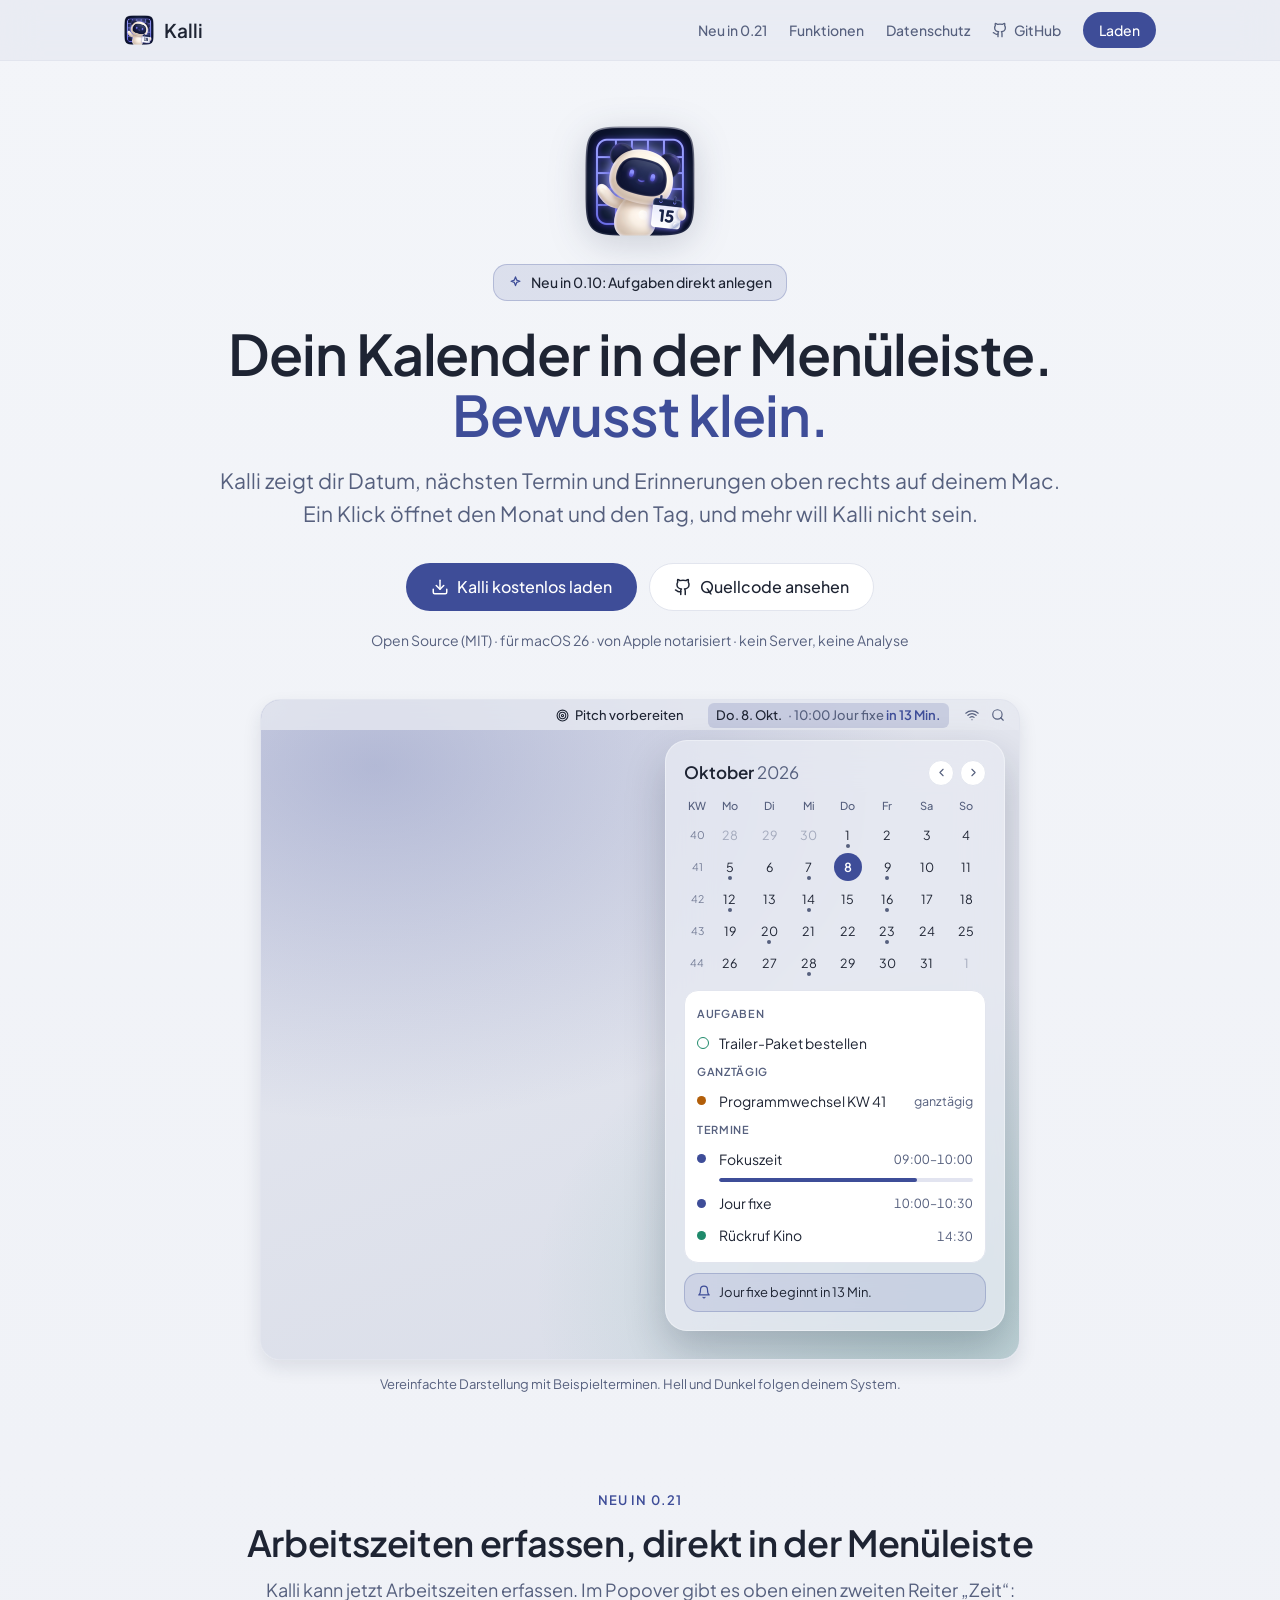
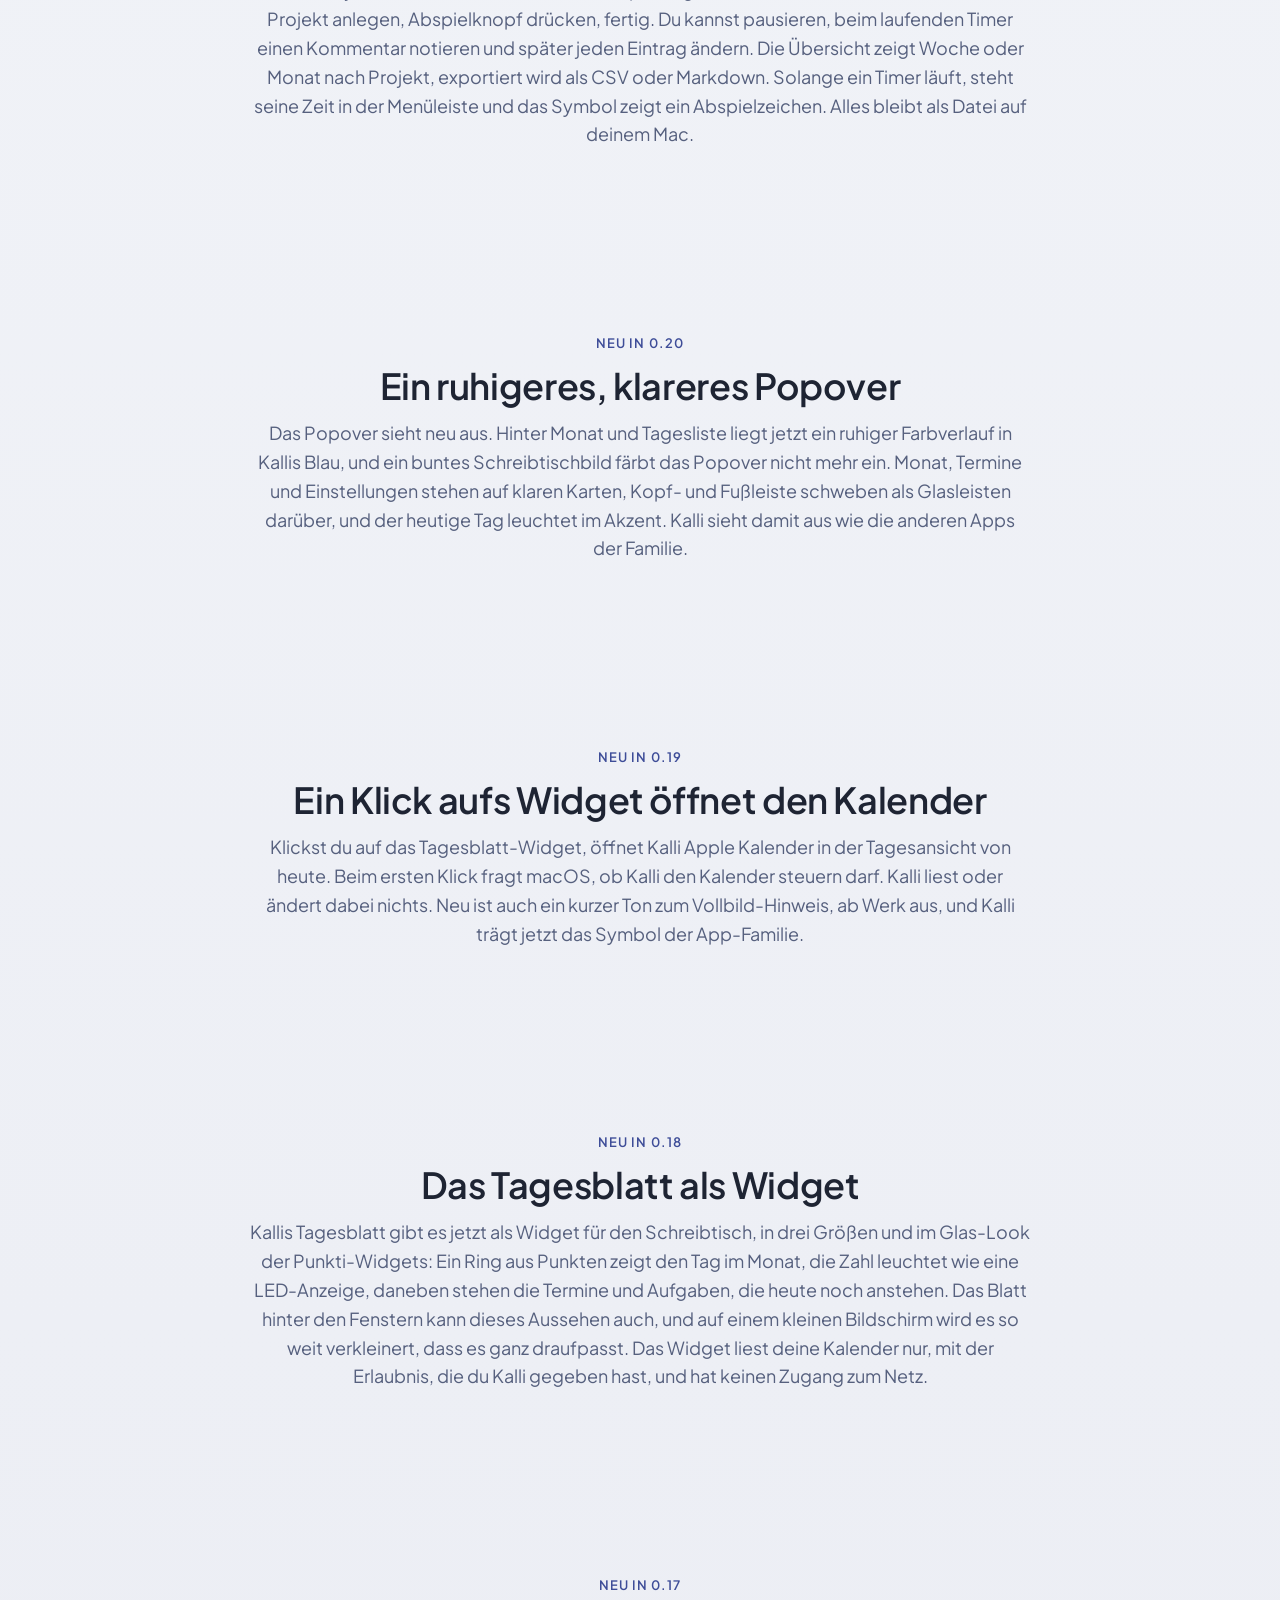
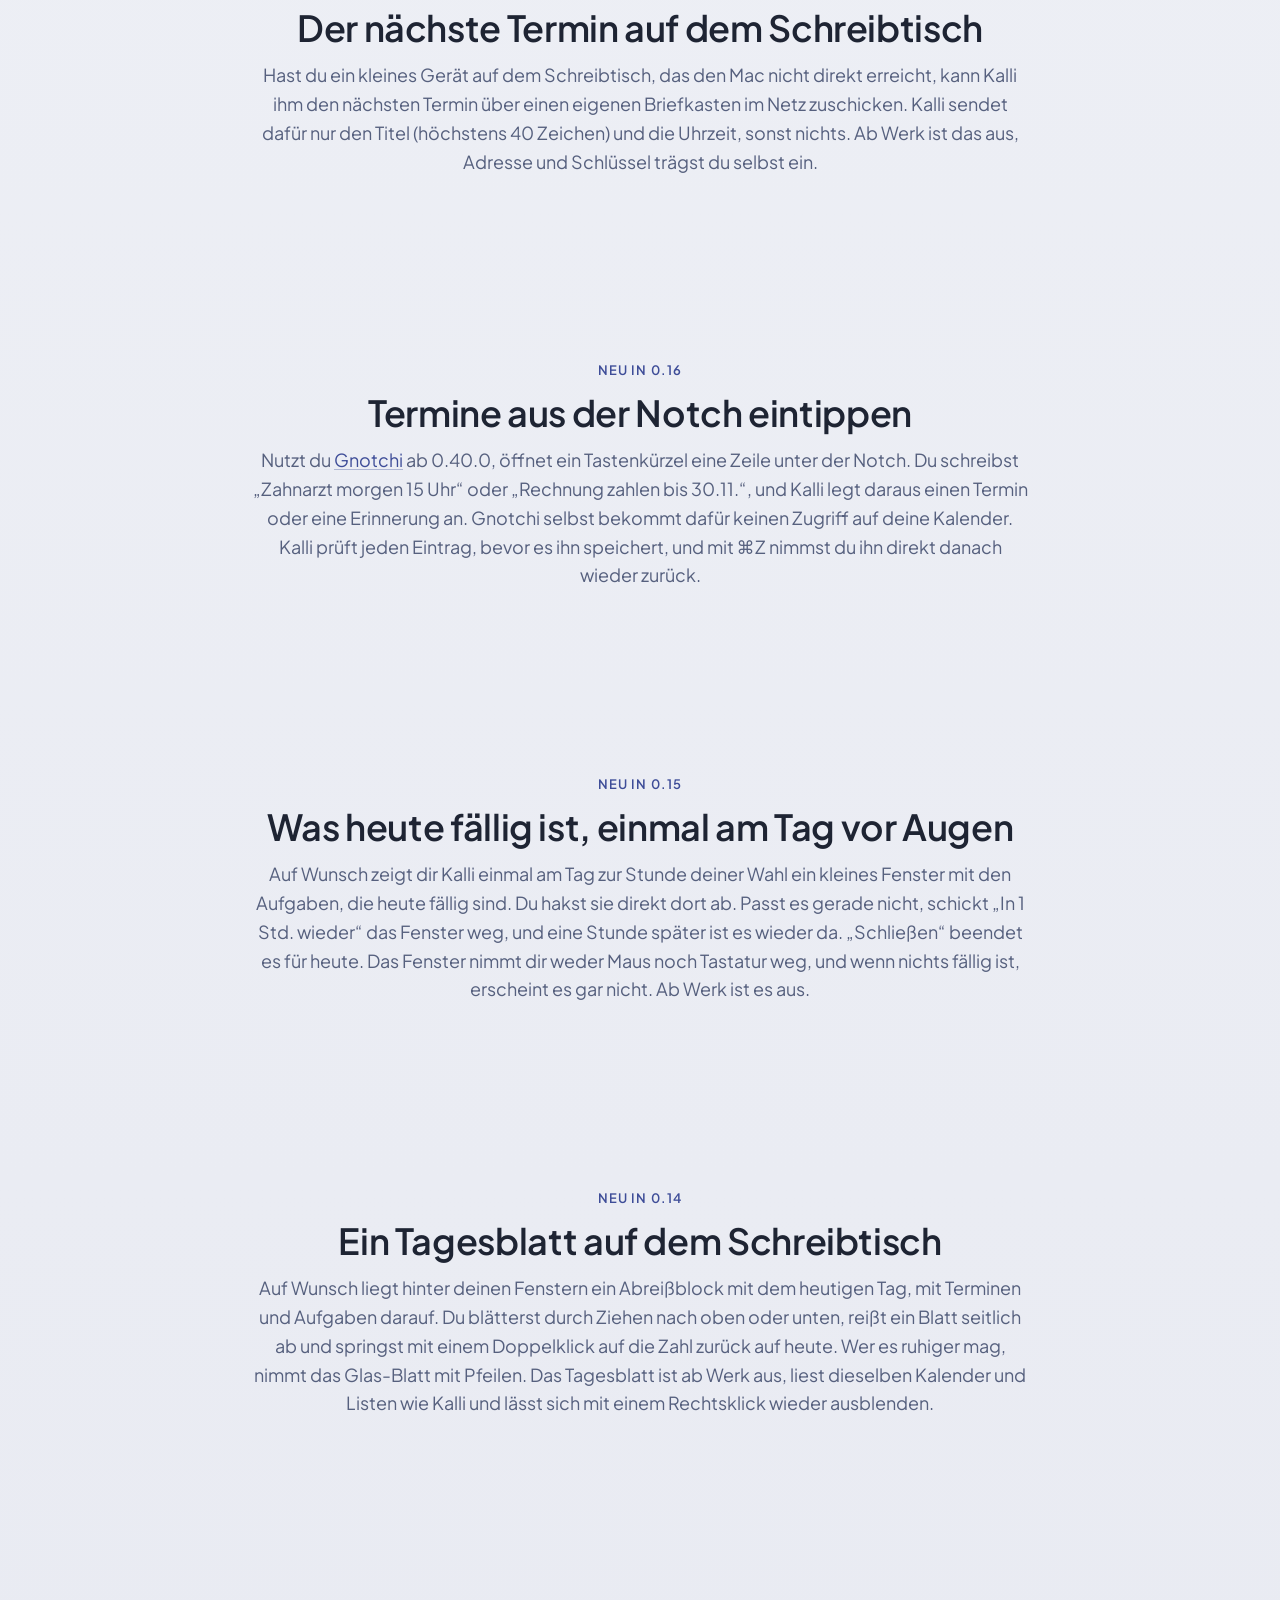
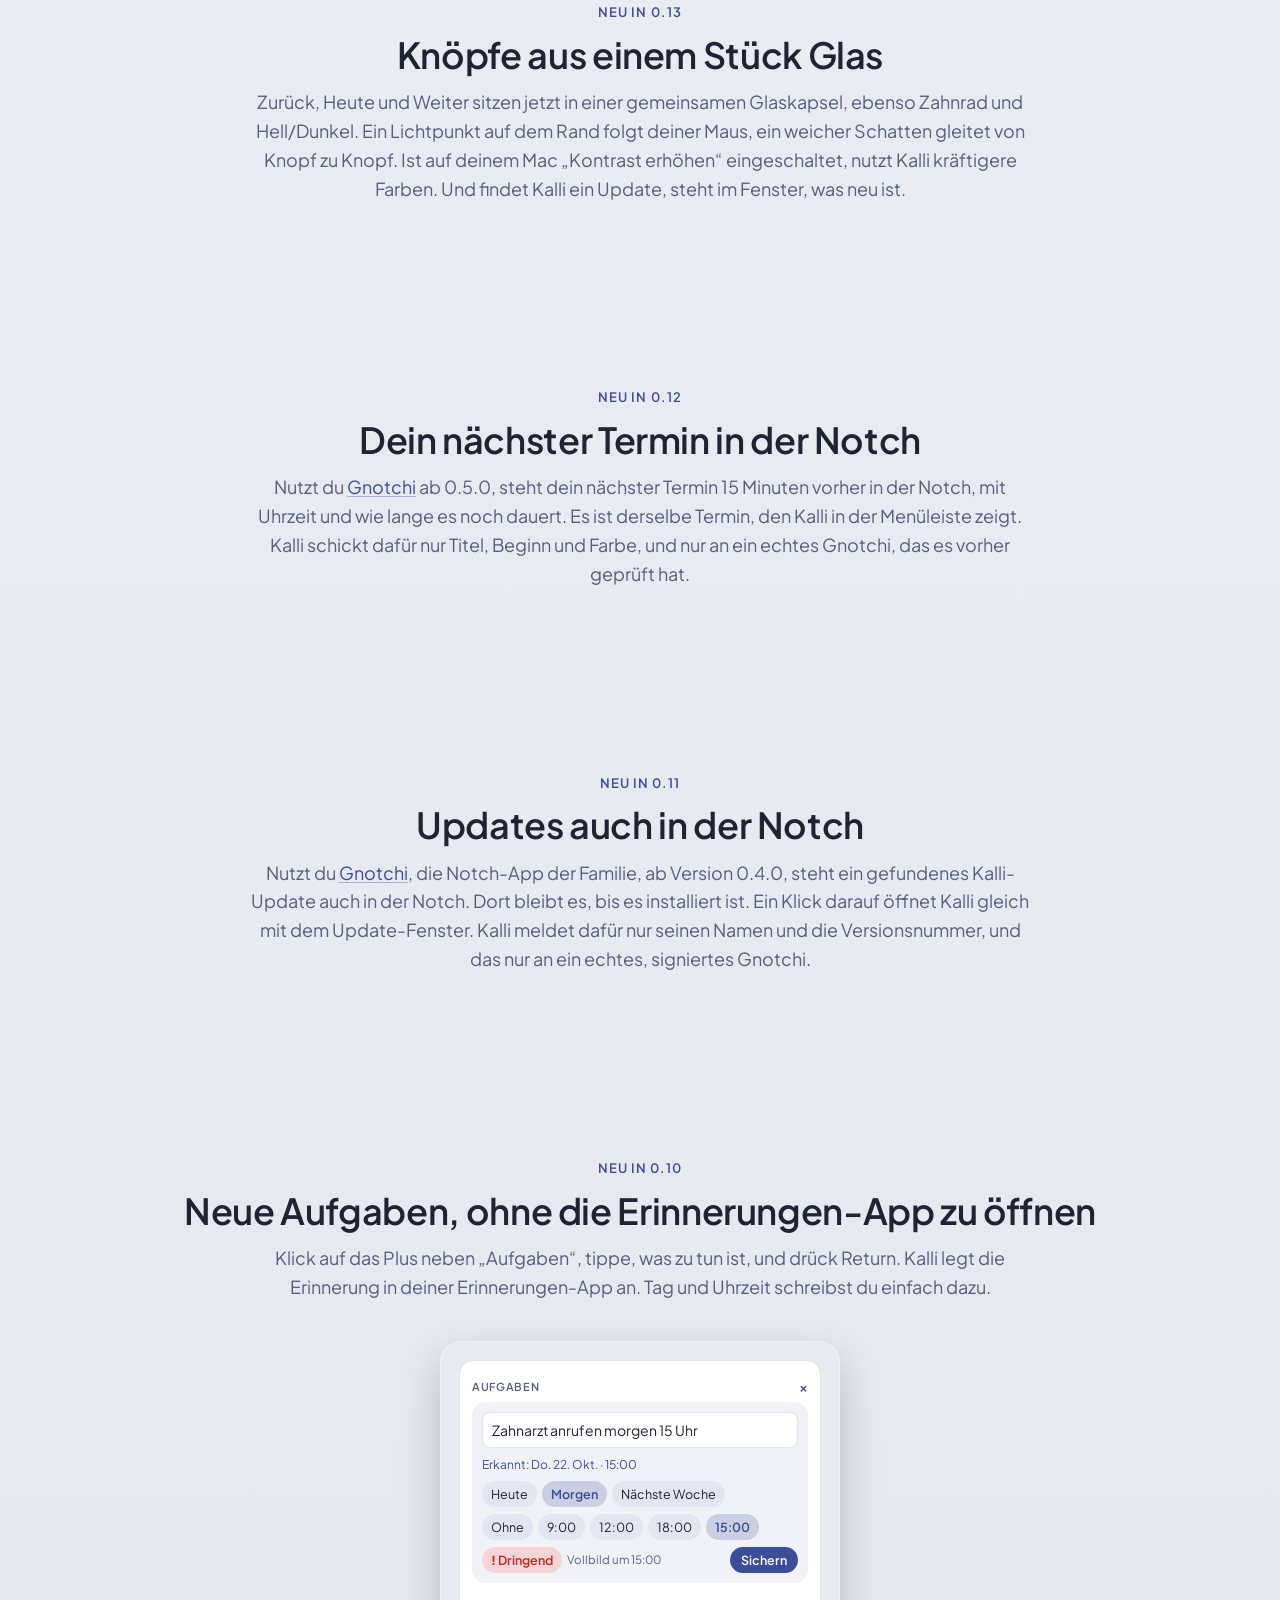
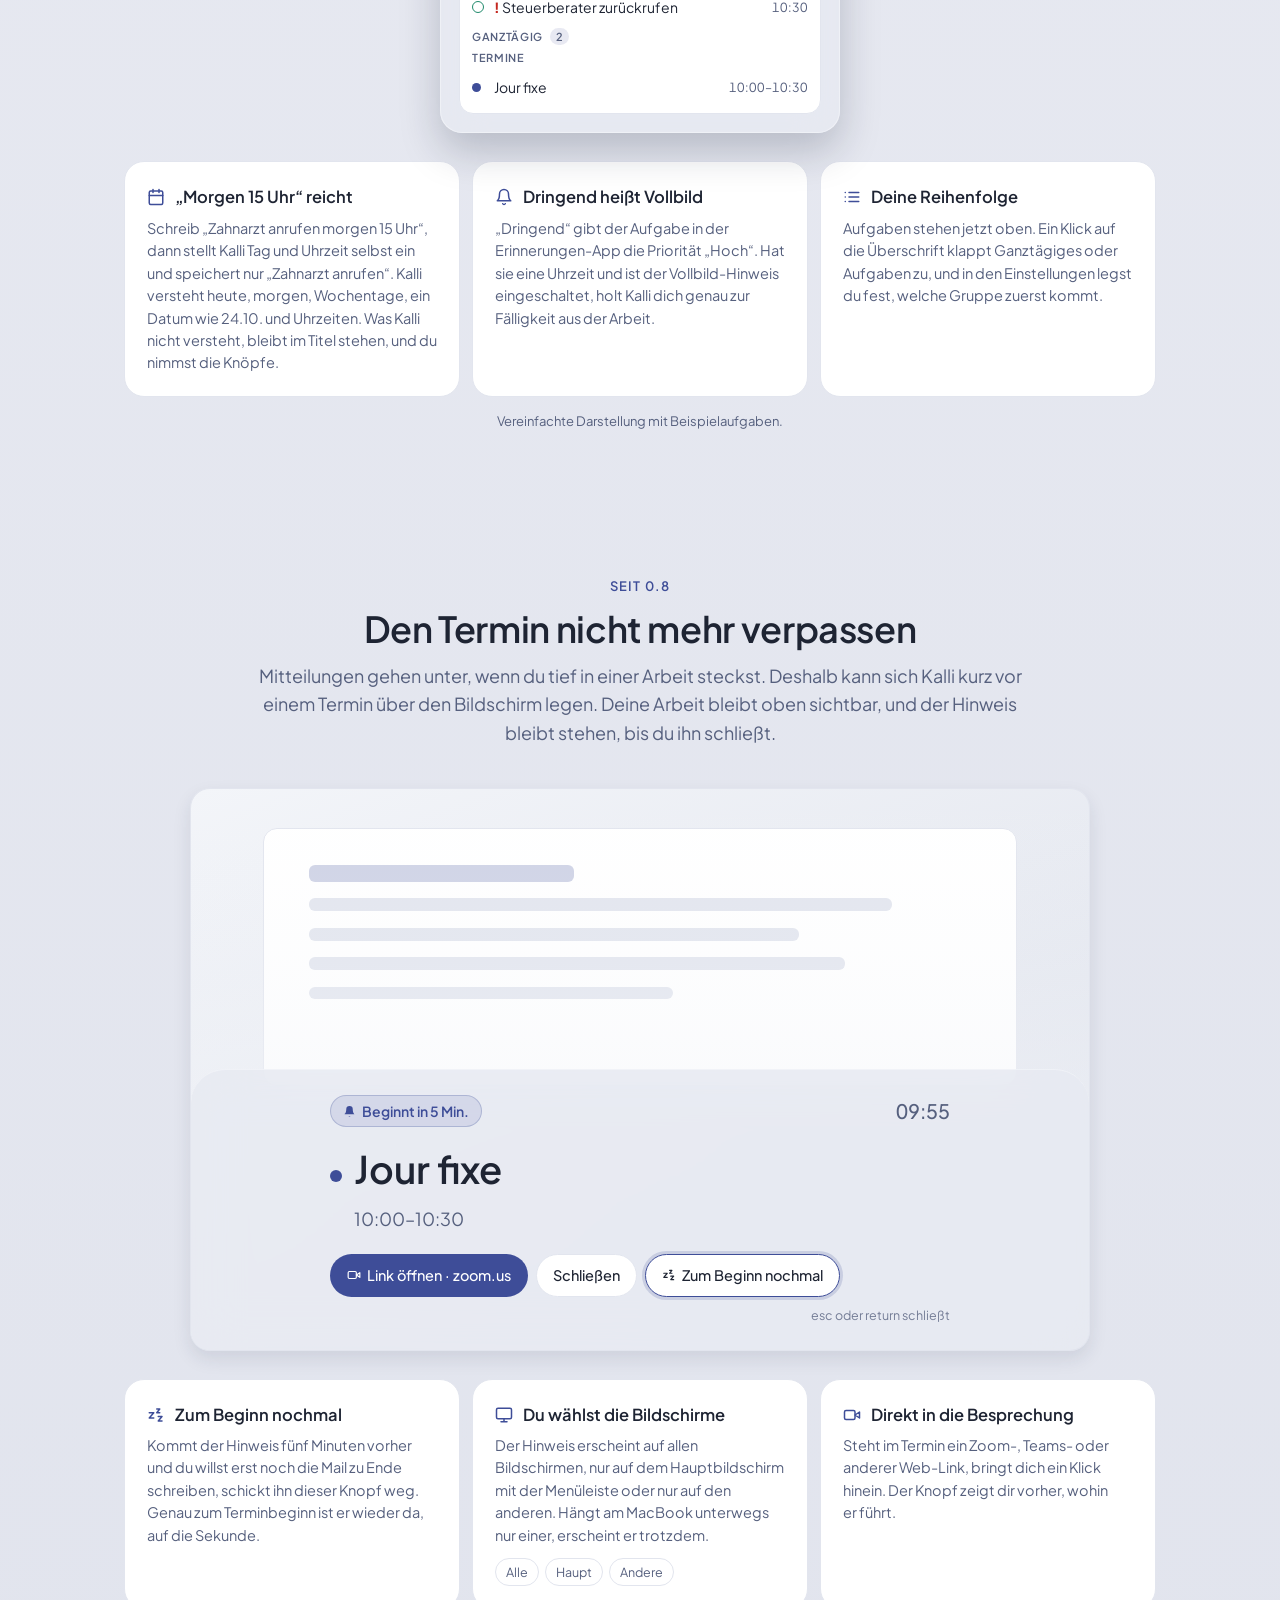
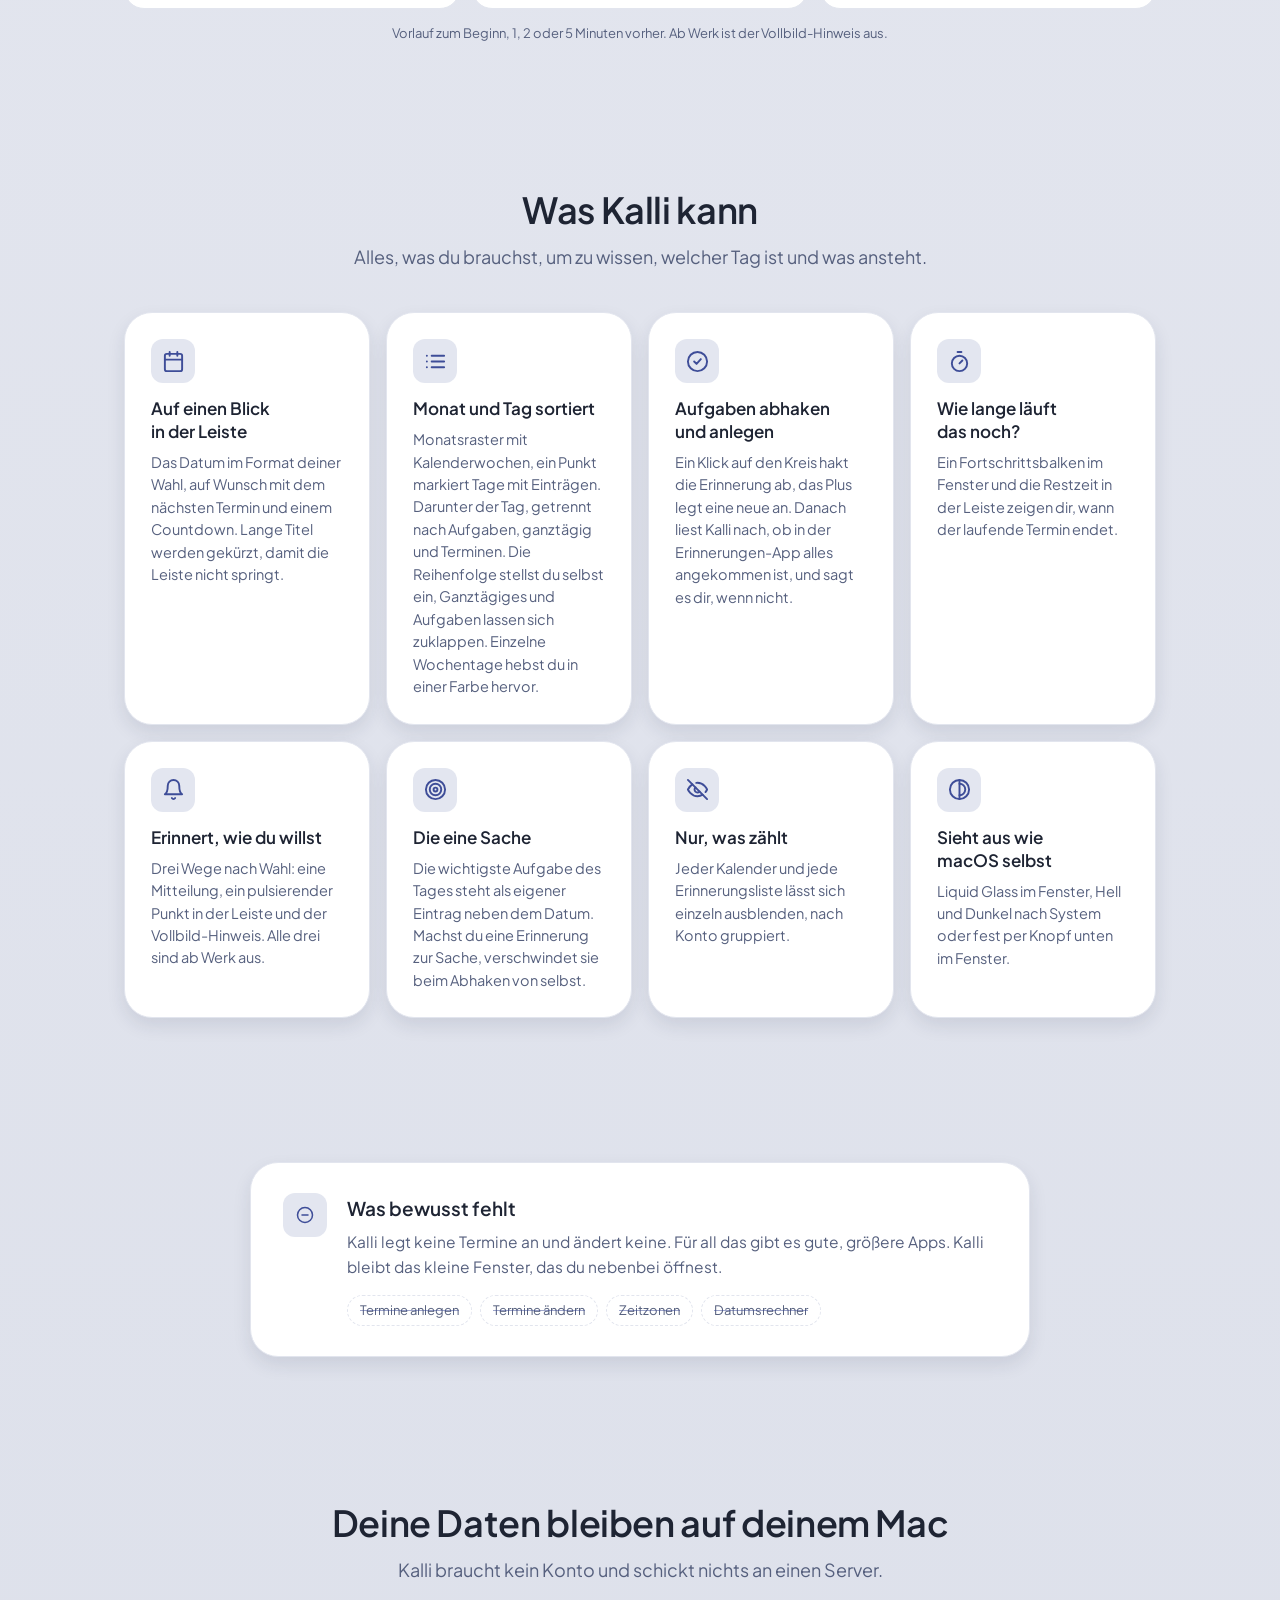
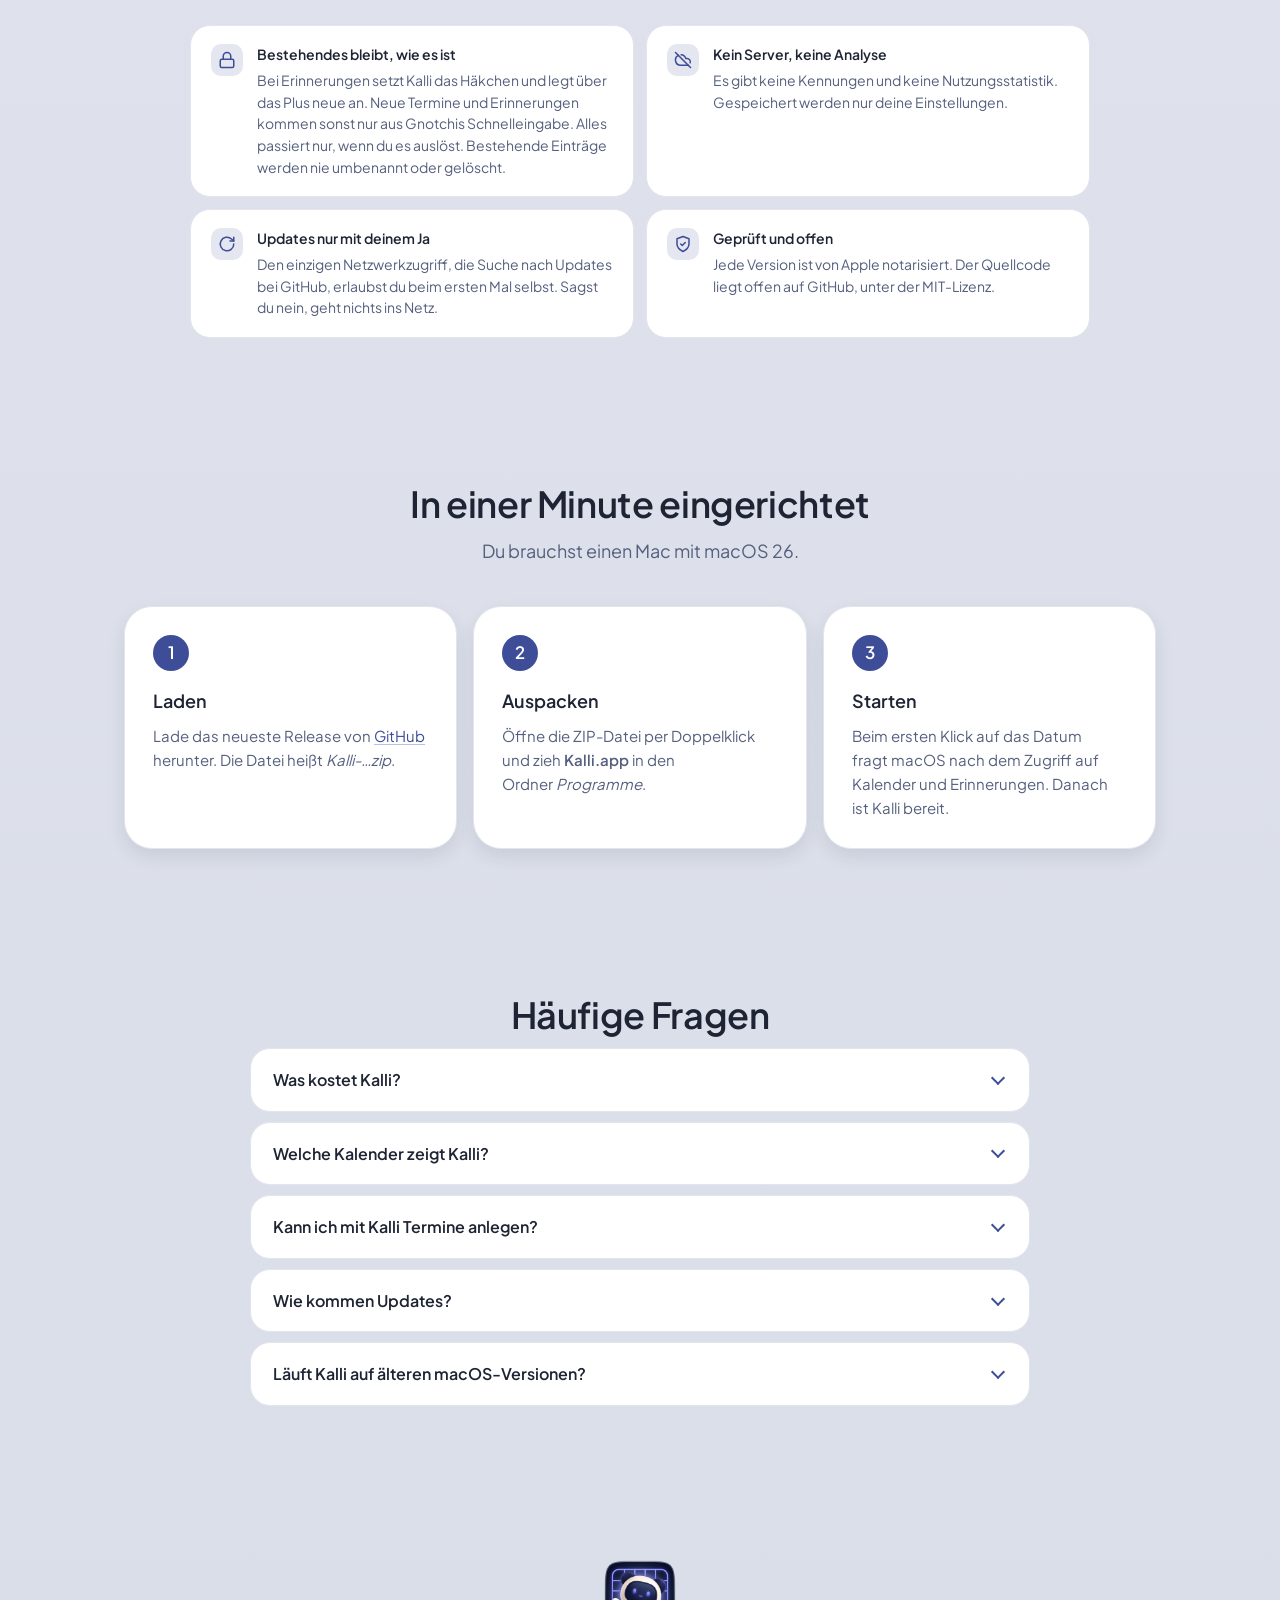
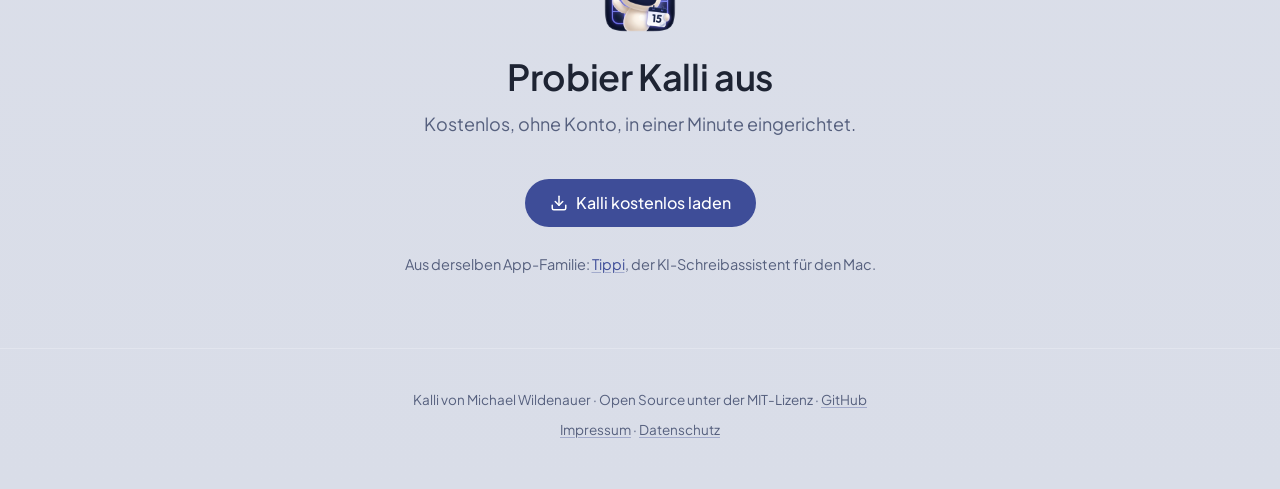
<file: docs/index.html>
<!DOCTYPE html>
<html lang="de">
<head>
<meta charset="UTF-8">
<meta name="viewport" content="width=device-width, initial-scale=1.0">
<!-- Erst erhöhen, wenn diese Seite gegen das Release gelesen wurde (Release-Profil app-release/references/kalli.md). -->
<meta name="kalli:documented-version" content="0.21.0">
<title>Kalli: Kalender in der Menüleiste für macOS, bewusst klein</title>
<meta name="description" content="Kalli zeigt Datum, nächsten Termin und Erinnerungen in der Menüleiste deines Macs. Mit Vollbild-Hinweis vor dem Termin. Kostenlos, Open Source, kein Server.">
<link rel="icon" href="favicon.png" type="image/png">
<link rel="apple-touch-icon" href="apple-touch-icon.png">
<meta name="theme-color" content="#F3F5F9" media="(prefers-color-scheme: light)">
<meta name="theme-color" content="#0D1019" media="(prefers-color-scheme: dark)">

<meta property="og:site_name" content="Kalli">
<meta property="og:title" content="Kalli: Kalender in der Menüleiste, bewusst klein">
<meta property="og:description" content="Datum, nächster Termin und Erinnerungen in der Menüleiste deines Macs. Mit Vollbild-Hinweis, der genau zum Terminbeginn wiederkommt. Kostenlos und Open Source.">
<meta property="og:type" content="website">
<meta property="og:image" content="https://kalli.mwlr.dev/og-image.png">
<meta property="og:url" content="https://kalli.mwlr.dev/">
<meta property="og:image:width" content="1200">
<meta property="og:image:height" content="630">
<meta property="og:image:alt" content="Kalli-Symbol neben dem Satz: Kalender in der Menüleiste, bewusst klein.">
<meta property="og:locale" content="de_DE">
<meta name="twitter:card" content="summary_large_image">

<link rel="preload" href="fonts/PlusJakartaSans-Variable.woff2" as="font" type="font/woff2" crossorigin>
<link rel="stylesheet" href="style.css">
</head>
<body>

<!-- Linien-Piktogramme (keine Emojis), einmal definiert, per <use> eingesetzt -->
<svg width="0" height="0" style="position:absolute" aria-hidden="true">
  <symbol id="i-calendar" viewBox="0 0 24 24"><rect x="3" y="4" width="18" height="18" rx="2"/><path d="M16 2v4M8 2v4M3 10h18"/></symbol>
  <symbol id="i-bell" viewBox="0 0 24 24"><path d="M6 8a6 6 0 0 1 12 0c0 7 3 9 3 9H3s3-2 3-9"/><path d="M10.3 21a1.94 1.94 0 0 0 3.4 0"/></symbol>
  <symbol id="i-zzz" viewBox="0 0 24 24"><path d="M3 9h6l-6 7h6M13 4h4l-4 5h4M15 14h5l-5 6h5"/></symbol>
  <symbol id="i-monitor" viewBox="0 0 24 24"><rect x="2" y="3" width="20" height="14" rx="2"/><path d="M8 21h8M12 17v4"/></symbol>
  <symbol id="i-video" viewBox="0 0 24 24"><path d="m22 8-6 4 6 4V8Z"/><rect x="2" y="6" width="14" height="12" rx="2"/></symbol>
  <symbol id="i-check" viewBox="0 0 24 24"><circle cx="12" cy="12" r="10"/><path d="m8.5 12 2.5 2.5 4.5-5"/></symbol>
  <symbol id="i-list" viewBox="0 0 24 24"><path d="M8 6h13M8 12h13M8 18h13M3 6h.01M3 12h.01M3 18h.01"/></symbol>
  <symbol id="i-timer" viewBox="0 0 24 24"><path d="M10 2h4M12 14l3-3"/><circle cx="12" cy="14" r="8"/></symbol>
  <symbol id="i-target" viewBox="0 0 24 24"><circle cx="12" cy="12" r="10"/><circle cx="12" cy="12" r="6"/><circle cx="12" cy="12" r="2"/></symbol>
  <symbol id="i-eyeoff" viewBox="0 0 24 24"><path d="M9.88 9.88a3 3 0 1 0 4.24 4.24"/><path d="M10.73 5.08A10.4 10.4 0 0 1 12 5c7 0 10 7 10 7a13.2 13.2 0 0 1-1.67 2.68"/><path d="M6.61 6.61A13.5 13.5 0 0 0 2 12s3 7 10 7a9.7 9.7 0 0 0 5.39-1.61"/><path d="M2 2l20 20"/></symbol>
  <symbol id="i-contrast" viewBox="0 0 24 24"><circle cx="12" cy="12" r="10"/><path d="M12 2v20"/><path d="M12 6a6 6 0 0 1 0 12"/></symbol>
  <symbol id="i-lock" viewBox="0 0 24 24"><rect x="3" y="11" width="18" height="11" rx="2"/><path d="M7 11V7a5 5 0 0 1 10 0v4"/></symbol>
  <symbol id="i-cloudoff" viewBox="0 0 24 24"><path d="M2 2l20 20"/><path d="M5.78 5.78A7 7 0 0 0 9 19h8.5a4.5 4.5 0 0 0 1.31-.2"/><path d="M21.53 15.8A4.5 4.5 0 0 0 17.5 10h-1.79A7 7 0 0 0 9.5 5.06"/></symbol>
  <symbol id="i-shield" viewBox="0 0 24 24"><path d="M12 22s8-4 8-10V5l-8-3-8 3v7c0 6 8 10 8 10z"/><path d="m9 12 2 2 4-4"/></symbol>
  <symbol id="i-refresh" viewBox="0 0 24 24"><path d="M21 12a9 9 0 1 1-3-6.7L21 8"/><path d="M21 3v5h-5"/></symbol>
  <symbol id="i-download" viewBox="0 0 24 24"><path d="M21 15v4a2 2 0 0 1-2 2H5a2 2 0 0 1-2-2v-4"/><path d="M7 10l5 5 5-5"/><path d="M12 15V3"/></symbol>
  <symbol id="i-github" viewBox="0 0 24 24"><path d="M15 22v-4a4.8 4.8 0 0 0-1-3.5c3 0 6-2 6-5.5.08-1.25-.27-2.48-1-3.5.28-1.15.28-2.35 0-3.5 0 0-1 0-3 1.5-2.64-.5-5.36-.5-8 0C6 2 5 2 5 2c-.3 1.15-.3 2.35 0 3.5A5.4 5.4 0 0 0 4 9c0 3.5 3 5.5 6 5.5-.39.49-.68 1.05-.85 1.65-.17.6-.22 1.23-.15 1.85v4"/><path d="M9 18c-4.51 2-5-2-7-2"/></symbol>
  <symbol id="i-left" viewBox="0 0 24 24"><path d="m15 18-6-6 6-6"/></symbol>
  <symbol id="i-right" viewBox="0 0 24 24"><path d="m9 18 6-6-6-6"/></symbol>
  <symbol id="i-wifi" viewBox="0 0 24 24"><path d="M5 12.55a11 11 0 0 1 14.08 0M1.42 9a16 16 0 0 1 21.16 0M8.53 16.11a6 6 0 0 1 6.95 0M12 20h.01"/></symbol>
  <symbol id="i-search" viewBox="0 0 24 24"><circle cx="11" cy="11" r="8"/><path d="m21 21-4.3-4.3"/></symbol>
  <symbol id="i-minus" viewBox="0 0 24 24"><circle cx="12" cy="12" r="10"/><path d="M8 12h8"/></symbol>
  <symbol id="i-spark" viewBox="0 0 24 24"><path d="M12 3l1.9 5.1L19 10l-5.1 1.9L12 17l-1.9-5.1L5 10l5.1-1.9z"/></symbol>
</svg>

<a class="skip-link" href="#content">Zum Inhalt springen</a>

<nav class="top" aria-label="Hauptnavigation">
  <div class="wrap nav-inner">
    <a class="brand" href="./">
      <img src="kalli-icon-224.png" alt="" width="30" height="30">
      <span>Kalli</span>
    </a>
    <div class="nav-links">
      <a class="anchor" href="#neu">Neu in 0.21</a>
      <a class="anchor" href="#funktionen">Funktionen</a>
      <a class="anchor" href="#datenschutz">Datenschutz</a>
      <a href="https://github.com/miwixyz/Kalli"><svg class="ico" aria-hidden="true"><use href="#i-github"/></svg><span class="anchor">GitHub</span><span class="visually-hidden">Kalli auf GitHub</span></a>
      <a class="nav-cta" href="https://github.com/miwixyz/Kalli/releases/latest">Laden</a>
    </div>
  </div>
</nav>

<main id="content">

<header class="hero">
  <div class="wrap">
    <img class="app-icon" src="kalli-icon-224.png" alt="Kalli-Symbol" width="112" height="112">
    <div><a class="news" href="#aufgaben"><svg class="ico" aria-hidden="true"><use href="#i-spark"/></svg>Neu in 0.10: Aufgaben direkt anlegen</a></div>
    <h1>Dein Kalender in der Menüleiste.<br><span class="accent">Bewusst klein.</span></h1>
    <p class="sub">Kalli zeigt dir Datum, nächsten Termin und Erinnerungen oben rechts auf deinem Mac. Ein Klick öffnet den Monat und den Tag, und mehr will Kalli nicht sein.</p>
    <div class="cta-group">
      <a class="btn" href="https://github.com/miwixyz/Kalli/releases/latest"><svg class="ico" aria-hidden="true"><use href="#i-download"/></svg>Kalli kostenlos laden</a>
      <a class="btn ghost" href="https://github.com/miwixyz/Kalli"><svg class="ico" aria-hidden="true"><use href="#i-github"/></svg>Quellcode ansehen</a>
    </div>
    <small>Open Source (MIT) · für macOS 26 · von Apple notarisiert · kein Server, keine Analyse</small>

    <figure class="stage" aria-label="Vereinfachte Darstellung: Kalli in der Menüleiste mit geöffnetem Fenster">
      <div class="desk">
        <div class="menubar" aria-hidden="true">
          <span class="mb-item"><svg class="ico" style="width:13px;height:13px"><use href="#i-target"/></svg>Pitch vorbereiten</span>
          <span class="mb-item open">Do. 8. Okt.<span class="next">· 10:00 Jour fixe <b>in 13 Min.</b></span></span>
          <span class="sys"><svg class="ico"><use href="#i-wifi"/></svg><svg class="ico"><use href="#i-search"/></svg></span>
        </div>
        <div class="popover" aria-hidden="true">
          <div class="pop-head">
            <span class="month">Oktober <span class="year">2026</span></span>
            <span class="nav"><span><svg class="ico"><use href="#i-left"/></svg></span><span><svg class="ico"><use href="#i-right"/></svg></span></span>
          </div>
          <div class="grid">
            <span class="h">KW</span><span class="h">Mo</span><span class="h">Di</span><span class="h">Mi</span><span class="h">Do</span><span class="h">Fr</span><span class="h">Sa</span><span class="h">So</span>
            <span class="kw">40</span><span class="d out">28</span><span class="d out">29</span><span class="d out">30</span><span class="d dot">1</span><span class="d">2</span><span class="d">3</span><span class="d">4</span>
            <span class="kw">41</span><span class="d dot">5</span><span class="d">6</span><span class="d dot">7</span><span class="d today"><span>8</span></span><span class="d dot">9</span><span class="d">10</span><span class="d">11</span>
            <span class="kw">42</span><span class="d dot">12</span><span class="d">13</span><span class="d dot">14</span><span class="d">15</span><span class="d dot">16</span><span class="d">17</span><span class="d">18</span>
            <span class="kw">43</span><span class="d">19</span><span class="d dot">20</span><span class="d">21</span><span class="d">22</span><span class="d dot">23</span><span class="d">24</span><span class="d">25</span>
            <span class="kw">44</span><span class="d">26</span><span class="d">27</span><span class="d dot">28</span><span class="d">29</span><span class="d">30</span><span class="d">31</span><span class="d out">1</span>
          </div>
          <div class="daylist">
            <div class="group">Aufgaben</div>
            <div class="row"><span class="mark task"></span><span>Trailer-Paket bestellen</span><span class="time"></span></div>
            <div class="group">Ganztägig</div>
            <div class="row"><span class="mark" style="--c:var(--cal-3)"></span><span>Programmwechsel KW 41</span><span class="time">ganztägig</span></div>
            <div class="group">Termine</div>
            <div class="row"><span class="mark"></span><span>Fokuszeit</span><span class="time">09:00–10:00</span><span class="bar"><i style="width:78%"></i></span></div>
            <div class="row"><span class="mark"></span><span>Jour fixe</span><span class="time">10:00–10:30</span></div>
            <div class="row"><span class="mark" style="--c:var(--cal-2)"></span><span>Rückruf Kino</span><span class="time">14:30</span></div>
          </div>
          <div class="banner"><svg class="ico"><use href="#i-bell"/></svg>Jour fixe beginnt in 13 Min.</div>
        </div>
      </div>
      <figcaption class="mock-note">Vereinfachte Darstellung mit Beispielterminen. Hell und Dunkel folgen deinem System.</figcaption>
    </figure>
  </div>
</header>

<section id="neu">
  <div class="wrap">
    <span class="eyebrow">Neu in 0.21</span>
    <h2>Arbeitszeiten erfassen, direkt in der Menüleiste</h2>
    <p class="lead">Kalli kann jetzt Arbeitszeiten erfassen. Im Popover gibt es oben einen zweiten Reiter „Zeit“: Projekt anlegen, Abspielknopf drücken, fertig. Du kannst pausieren, beim laufenden Timer einen Kommentar notieren und später jeden Eintrag ändern. Die Übersicht zeigt Woche oder Monat nach Projekt, exportiert wird als CSV oder Markdown. Solange ein Timer läuft, steht seine Zeit in der Menüleiste und das Symbol zeigt ein Abspielzeichen. Alles bleibt als Datei auf deinem Mac.</p>
  </div>
</section>

<section id="glas-popover">
  <div class="wrap">
    <span class="eyebrow">Neu in 0.20</span>
    <h2>Ein ruhigeres, klareres Popover</h2>
    <p class="lead">Das Popover sieht neu aus. Hinter Monat und Tagesliste liegt jetzt ein ruhiger Farbverlauf in Kallis Blau, und ein buntes Schreibtischbild färbt das Popover nicht mehr ein. Monat, Termine und Einstellungen stehen auf klaren Karten, Kopf- und Fußleiste schweben als Glasleisten darüber, und der heutige Tag leuchtet im Akzent. Kalli sieht damit aus wie die anderen Apps der Familie.</p>
  </div>
</section>

<section id="widget-klick">
  <div class="wrap">
    <span class="eyebrow">Neu in 0.19</span>
    <h2>Ein Klick aufs Widget öffnet den Kalender</h2>
    <p class="lead">Klickst du auf das Tagesblatt-Widget, öffnet Kalli Apple Kalender in der Tagesansicht von heute. Beim ersten Klick fragt macOS, ob Kalli den Kalender steuern darf. Kalli liest oder ändert dabei nichts. Neu ist auch ein kurzer Ton zum Vollbild-Hinweis, ab Werk aus, und Kalli trägt jetzt das Symbol der App-Familie.</p>
  </div>
</section>

<section id="widget">
  <div class="wrap">
    <span class="eyebrow">Neu in 0.18</span>
    <h2>Das Tagesblatt als Widget</h2>
    <p class="lead">Kallis Tagesblatt gibt es jetzt als Widget für den Schreibtisch, in drei Größen und im Glas-Look der Punkti-Widgets: Ein Ring aus Punkten zeigt den Tag im Monat, die Zahl leuchtet wie eine LED-Anzeige, daneben stehen die Termine und Aufgaben, die heute noch anstehen. Das Blatt hinter den Fenstern kann dieses Aussehen auch, und auf einem kleinen Bildschirm wird es so weit verkleinert, dass es ganz draufpasst. Das Widget liest deine Kalender nur, mit der Erlaubnis, die du Kalli gegeben hast, und hat keinen Zugang zum Netz.</p>
  </div>
</section>

<section id="schreibtischgeraet">
  <div class="wrap">
    <span class="eyebrow">Neu in 0.17</span>
    <h2>Der nächste Termin auf dem Schreibtisch</h2>
    <p class="lead">Hast du ein kleines Gerät auf dem Schreibtisch, das den Mac nicht direkt erreicht, kann Kalli ihm den nächsten Termin über einen eigenen Briefkasten im Netz zuschicken. Kalli sendet dafür nur den Titel (höchstens 40 Zeichen) und die Uhrzeit, sonst nichts. Ab Werk ist das aus, Adresse und Schlüssel trägst du selbst ein.</p>
  </div>
</section>

<section id="schnelleingabe">
  <div class="wrap">
    <span class="eyebrow">Neu in 0.16</span>
    <h2>Termine aus der Notch eintippen</h2>
    <p class="lead">Nutzt du <a href="https://github.com/miwixyz/Gnotchi">Gnotchi</a> ab 0.40.0, öffnet ein Tastenkürzel eine Zeile unter der Notch. Du schreibst „Zahnarzt morgen 15 Uhr“ oder „Rechnung zahlen bis 30.11.“, und Kalli legt daraus einen Termin oder eine Erinnerung an. Gnotchi selbst bekommt dafür keinen Zugriff auf deine Kalender. Kalli prüft jeden Eintrag, bevor es ihn speichert, und mit ⌘Z nimmst du ihn direkt danach wieder zurück.</p>
  </div>
</section>

<section id="faellig">
  <div class="wrap">
    <span class="eyebrow">Neu in 0.15</span>
    <h2>Was heute fällig ist, einmal am Tag vor Augen</h2>
    <p class="lead">Auf Wunsch zeigt dir Kalli einmal am Tag zur Stunde deiner Wahl ein kleines Fenster mit den Aufgaben, die heute fällig sind. Du hakst sie direkt dort ab. Passt es gerade nicht, schickt „In 1 Std. wieder“ das Fenster weg, und eine Stunde später ist es wieder da. „Schließen“ beendet es für heute. Das Fenster nimmt dir weder Maus noch Tastatur weg, und wenn nichts fällig ist, erscheint es gar nicht. Ab Werk ist es aus.</p>
  </div>
</section>

<section id="tagesblatt">
  <div class="wrap">
    <span class="eyebrow">Neu in 0.14</span>
    <h2>Ein Tagesblatt auf dem Schreibtisch</h2>
    <p class="lead">Auf Wunsch liegt hinter deinen Fenstern ein Abreißblock mit dem heutigen Tag, mit Terminen und Aufgaben darauf. Du blätterst durch Ziehen nach oben oder unten, reißt ein Blatt seitlich ab und springst mit einem Doppelklick auf die Zahl zurück auf heute. Wer es ruhiger mag, nimmt das Glas-Blatt mit Pfeilen. Das Tagesblatt ist ab Werk aus, liest dieselben Kalender und Listen wie Kalli und lässt sich mit einem Rechtsklick wieder ausblenden.</p>
  </div>
</section>

<section id="glas">
  <div class="wrap">
    <span class="eyebrow">Neu in 0.13</span>
    <h2>Knöpfe aus einem Stück Glas</h2>
    <p class="lead">Zurück, Heute und Weiter sitzen jetzt in einer gemeinsamen Glaskapsel, ebenso Zahnrad und Hell/Dunkel. Ein Lichtpunkt auf dem Rand folgt deiner Maus, ein weicher Schatten gleitet von Knopf zu Knopf. Ist auf deinem Mac „Kontrast erhöhen“ eingeschaltet, nutzt Kalli kräftigere Farben. Und findet Kalli ein Update, steht im Fenster, was neu ist.</p>
  </div>
</section>

<section id="notch-termin">
  <div class="wrap">
    <span class="eyebrow">Neu in 0.12</span>
    <h2>Dein nächster Termin in der Notch</h2>
    <p class="lead">Nutzt du <a href="https://github.com/miwixyz/Gnotchi">Gnotchi</a> ab 0.5.0, steht dein nächster Termin 15 Minuten vorher in der Notch, mit Uhrzeit und wie lange es noch dauert. Es ist derselbe Termin, den Kalli in der Menüleiste zeigt. Kalli schickt dafür nur Titel, Beginn und Farbe, und nur an ein echtes Gnotchi, das es vorher geprüft hat.</p>
  </div>
</section>

<section id="notch-updates">
  <div class="wrap">
    <span class="eyebrow">Neu in 0.11</span>
    <h2>Updates auch in der Notch</h2>
    <p class="lead">Nutzt du <a href="https://github.com/miwixyz/Gnotchi">Gnotchi</a>, die Notch-App der Familie, ab Version 0.4.0, steht ein gefundenes Kalli-Update auch in der Notch. Dort bleibt es, bis es installiert ist. Ein Klick darauf öffnet Kalli gleich mit dem Update-Fenster. Kalli meldet dafür nur seinen Namen und die Versionsnummer, und das nur an ein echtes, signiertes Gnotchi.</p>
  </div>
</section>

<section id="aufgaben">
  <div class="wrap">
    <span class="eyebrow">Neu in 0.10</span>
    <h2>Neue Aufgaben, ohne die Erinnerungen-App zu öffnen</h2>
    <p class="lead">Klick auf das Plus neben „Aufgaben“, tippe, was zu tun ist, und drück Return. Kalli legt die Erinnerung in deiner Erinnerungen-App an. Tag und Uhrzeit schreibst du einfach dazu.</p>

    <figure class="popover hl-stage qf-stage" aria-label="Vereinfachte Darstellung: Eingabezeile für eine neue Aufgabe mit erkanntem Tag und Uhrzeit">
      <div class="daylist" aria-hidden="true">
        <div class="group qf-head">Aufgaben <span class="qf-x">×</span></div>
        <div class="qf">
          <div class="qf-input">Zahnarzt anrufen morgen 15 Uhr</div>
          <div class="qf-hint">Erkannt: Do. 22. Okt. · 15:00</div>
          <div class="qf-chips"><span class="chip">Heute</span><span class="chip on">Morgen</span><span class="chip">Nächste Woche</span></div>
          <div class="qf-chips"><span class="chip">Ohne</span><span class="chip">9:00</span><span class="chip">12:00</span><span class="chip">18:00</span><span class="chip on">15:00</span></div>
          <div class="qf-foot"><span class="chip urgent on"><b>!</b> Dringend</span><span class="qf-note">Vollbild um 15:00</span><span class="qf-save">Sichern</span></div>
        </div>
        <div class="row"><span class="mark task"></span><span><b class="urgent-mark">!</b> Steuerberater zurückrufen</span><span class="time">10:30</span></div>
        <div class="group">Ganztägig <span class="count">2</span></div>
        <div class="group">Termine</div>
        <div class="row"><span class="mark"></span><span>Jour fixe</span><span class="time">10:00–10:30</span></div>
      </div>
    </figure>

    <div class="new-points">
      <div class="point">
        <h3><svg class="ico" aria-hidden="true"><use href="#i-calendar"/></svg>„Morgen 15 Uhr“ reicht</h3>
        <p>Schreib „Zahnarzt anrufen morgen 15 Uhr“, dann stellt Kalli Tag und Uhrzeit selbst ein und speichert nur „Zahnarzt anrufen“. Kalli versteht heute, morgen, Wochentage, ein Datum wie 24.10. und Uhrzeiten. Was Kalli nicht versteht, bleibt im Titel stehen, und du nimmst die Knöpfe.</p>
      </div>
      <div class="point">
        <h3><svg class="ico" aria-hidden="true"><use href="#i-bell"/></svg>Dringend heißt Vollbild</h3>
        <p>„Dringend“ gibt der Aufgabe in der Erinnerungen-App die Priorität „Hoch“. Hat sie eine Uhrzeit und ist der Vollbild-Hinweis eingeschaltet, holt Kalli dich genau zur Fälligkeit aus der Arbeit.</p>
      </div>
      <div class="point">
        <h3><svg class="ico" aria-hidden="true"><use href="#i-list"/></svg>Deine Reihenfolge</h3>
        <p>Aufgaben stehen jetzt oben. Ein Klick auf die Überschrift klappt Ganztägiges oder Aufgaben zu, und in den Einstellungen legst du fest, welche Gruppe zuerst kommt.</p>
      </div>
    </div>
    <p class="mock-note">Vereinfachte Darstellung mit Beispielaufgaben.</p>
  </div>
</section>

<section id="vollbild">
  <div class="wrap">
    <span class="eyebrow">Seit 0.8</span>
    <h2>Den Termin nicht mehr verpassen</h2>
    <p class="lead">Mitteilungen gehen unter, wenn du tief in einer Arbeit steckst. Deshalb kann sich Kalli kurz vor einem Termin über den Bildschirm legen. Deine Arbeit bleibt oben sichtbar, und der Hinweis bleibt stehen, bis du ihn schließt.</p>

    <figure class="alert-stage" aria-label="Vereinfachte Darstellung: Vollbild-Hinweis fünf Minuten vor dem Termin">
      <div class="work" aria-hidden="true"><i></i><i></i><i></i><i></i><i></i></div>
      <div class="veil" aria-hidden="true"></div>
      <div class="alert-glass" aria-hidden="true">
        <div class="alert-inner">
          <div class="alert-top">
            <span class="capsule"><svg class="ico"><use href="#i-bell"/></svg>Beginnt in 5 Min.</span>
            <span class="clock">09:55</span>
          </div>
          <div class="alert-title"><span class="dot"></span>Jour fixe</div>
          <div class="alert-time">10:00–10:30</div>
          <div class="alert-actions">
            <span class="pill primary"><svg class="ico"><use href="#i-video"/></svg>Link öffnen · zoom.us</span>
            <span class="pill">Schließen</span>
            <span class="pill new"><svg class="ico"><use href="#i-zzz"/></svg>Zum Beginn nochmal</span>
            <span class="alert-hint">esc oder return schließt</span>
          </div>
        </div>
      </div>
    </figure>

    <div class="new-points">
      <div class="point">
        <h3><svg class="ico" aria-hidden="true"><use href="#i-zzz"/></svg>Zum Beginn nochmal</h3>
        <p>Kommt der Hinweis fünf Minuten vorher und du willst erst noch die Mail zu Ende schreiben, schickt ihn dieser Knopf weg. Genau zum Terminbeginn ist er wieder da, auf die Sekunde.</p>
      </div>
      <div class="point">
        <h3><svg class="ico" aria-hidden="true"><use href="#i-monitor"/></svg>Du wählst die Bildschirme</h3>
        <p>Der Hinweis erscheint auf allen Bildschirmen, nur auf dem Hauptbildschirm mit der Menüleiste oder nur auf den anderen. Hängt am MacBook unterwegs nur einer, erscheint er trotzdem.</p>
        <div class="screens" aria-hidden="true"><span>Alle</span><span>Haupt</span><span>Andere</span></div>
      </div>
      <div class="point">
        <h3><svg class="ico" aria-hidden="true"><use href="#i-video"/></svg>Direkt in die Besprechung</h3>
        <p>Steht im Termin ein Zoom-, Teams- oder anderer Web-Link, bringt dich ein Klick hinein. Der Knopf zeigt dir vorher, wohin er führt.</p>
      </div>
    </div>
    <p class="mock-note">Vorlauf zum Beginn, 1, 2 oder 5 Minuten vorher. Ab Werk ist der Vollbild-Hinweis aus.</p>
  </div>
</section>

<section id="funktionen">
  <div class="wrap">
    <h2>Was Kalli kann</h2>
    <p class="lead">Alles, was du brauchst, um zu wissen, welcher Tag ist und was ansteht.</p>
    <div class="features">
      <div class="feature card">
        <div class="icon"><svg class="ico" aria-hidden="true"><use href="#i-calendar"/></svg></div>
        <h3>Auf einen Blick in der Leiste</h3>
        <p>Das Datum im Format deiner Wahl, auf Wunsch mit dem nächsten Termin und einem Countdown. Lange Titel werden gekürzt, damit die Leiste nicht springt.</p>
      </div>
      <div class="feature card">
        <div class="icon"><svg class="ico" aria-hidden="true"><use href="#i-list"/></svg></div>
        <h3>Monat und Tag sortiert</h3>
        <p>Monatsraster mit Kalenderwochen, ein Punkt markiert Tage mit Einträgen. Darunter der Tag, getrennt nach Aufgaben, ganztägig und Terminen. Die Reihenfolge stellst du selbst ein, Ganztägiges und Aufgaben lassen sich zuklappen. Einzelne Wochentage hebst du in einer Farbe hervor.</p>
      </div>
      <div class="feature card">
        <div class="icon"><svg class="ico" aria-hidden="true"><use href="#i-check"/></svg></div>
        <h3>Aufgaben abhaken und anlegen</h3>
        <p>Ein Klick auf den Kreis hakt die Erinnerung ab, das Plus legt eine neue an. Danach liest Kalli nach, ob in der Erinnerungen-App alles angekommen ist, und sagt es dir, wenn nicht.</p>
      </div>
      <div class="feature card">
        <div class="icon"><svg class="ico" aria-hidden="true"><use href="#i-timer"/></svg></div>
        <h3>Wie lange läuft das noch?</h3>
        <p>Ein Fortschrittsbalken im Fenster und die Restzeit in der Leiste zeigen dir, wann der laufende Termin endet.</p>
      </div>
      <div class="feature card">
        <div class="icon"><svg class="ico" aria-hidden="true"><use href="#i-bell"/></svg></div>
        <h3>Erinnert, wie du willst</h3>
        <p>Drei Wege nach Wahl: eine Mitteilung, ein pulsierender Punkt in der Leiste und der Vollbild-Hinweis. Alle drei sind ab Werk aus.</p>
      </div>
      <div class="feature card">
        <div class="icon"><svg class="ico" aria-hidden="true"><use href="#i-target"/></svg></div>
        <h3>Die eine Sache</h3>
        <p>Die wichtigste Aufgabe des Tages steht als eigener Eintrag neben dem Datum. Machst du eine Erinnerung zur Sache, verschwindet sie beim Abhaken von selbst.</p>
      </div>
      <div class="feature card">
        <div class="icon"><svg class="ico" aria-hidden="true"><use href="#i-eyeoff"/></svg></div>
        <h3>Nur, was zählt</h3>
        <p>Jeder Kalender und jede Erinnerungsliste lässt sich einzeln ausblenden, nach Konto gruppiert.</p>
      </div>
      <div class="feature card">
        <div class="icon"><svg class="ico" aria-hidden="true"><use href="#i-contrast"/></svg></div>
        <h3>Sieht aus wie macOS selbst</h3>
        <p>Liquid Glass im Fenster, Hell und Dunkel nach System oder fest per Knopf unten im Fenster.</p>
      </div>
    </div>
  </div>
</section>

<section>
  <div class="wrap">
    <div class="without card">
      <div class="tile-icon"><svg class="ico" aria-hidden="true"><use href="#i-minus"/></svg></div>
      <h3>Was bewusst fehlt</h3>
      <p>Kalli legt keine Termine an und ändert keine. Für all das gibt es gute, größere Apps. Kalli bleibt das kleine Fenster, das du nebenbei öffnest.</p>
      <div class="chips" aria-label="Nicht enthalten"><span>Termine anlegen</span><span>Termine ändern</span><span>Zeitzonen</span><span>Datumsrechner</span></div>
    </div>
  </div>
</section>

<section id="datenschutz">
  <div class="wrap">
    <h2>Deine Daten bleiben auf deinem Mac</h2>
    <p class="lead">Kalli braucht kein Konto und schickt nichts an einen Server.</p>
    <div class="privacy-grid">
      <div class="privacy-item"><span class="check"><svg class="ico" aria-hidden="true"><use href="#i-lock"/></svg></span><p><strong>Bestehendes bleibt, wie es ist</strong>Bei Erinnerungen setzt Kalli das Häkchen und legt über das Plus neue an. Neue Termine und Erinnerungen kommen sonst nur aus Gnotchis Schnelleingabe. Alles passiert nur, wenn du es auslöst. Bestehende Einträge werden nie umbenannt oder gelöscht.</p></div>
      <div class="privacy-item"><span class="check"><svg class="ico" aria-hidden="true"><use href="#i-cloudoff"/></svg></span><p><strong>Kein Server, keine Analyse</strong>Es gibt keine Kennungen und keine Nutzungsstatistik. Gespeichert werden nur deine Einstellungen.</p></div>
      <div class="privacy-item"><span class="check"><svg class="ico" aria-hidden="true"><use href="#i-refresh"/></svg></span><p><strong>Updates nur mit deinem Ja</strong>Den einzigen Netzwerkzugriff, die Suche nach Updates bei GitHub, erlaubst du beim ersten Mal selbst. Sagst du nein, geht nichts ins Netz.</p></div>
      <div class="privacy-item"><span class="check"><svg class="ico" aria-hidden="true"><use href="#i-shield"/></svg></span><p><strong>Geprüft und offen</strong>Jede Version ist von Apple notarisiert. Der Quellcode liegt offen auf GitHub, unter der MIT-Lizenz.</p></div>
    </div>
  </div>
</section>

<section id="installieren">
  <div class="wrap">
    <h2>In einer Minute eingerichtet</h2>
    <p class="lead">Du brauchst einen Mac mit macOS 26.</p>
    <div class="steps">
      <div class="step card"><div class="n">1</div><h3>Laden</h3><p>Lade das neueste Release von <a href="https://github.com/miwixyz/Kalli/releases/latest">GitHub</a> herunter. Die Datei heißt <em>Kalli-…zip</em>.</p></div>
      <div class="step card"><div class="n">2</div><h3>Auspacken</h3><p>Öffne die ZIP-Datei per Doppelklick und zieh <strong>Kalli.app</strong> in den Ordner <em>Programme</em>.</p></div>
      <div class="step card"><div class="n">3</div><h3>Starten</h3><p>Beim ersten Klick auf das Datum fragt macOS nach dem Zugriff auf Kalender und Erinnerungen. Danach ist Kalli bereit.</p></div>
    </div>
  </div>
</section>

<section id="fragen">
  <div class="wrap">
    <h2>Häufige Fragen</h2>
    <div class="faq">
      <details><summary>Was kostet Kalli?</summary><p>Nichts. Kalli ist Open Source unter der MIT-Lizenz, ohne Abo und ohne Werbung.</p></details>
      <details><summary>Welche Kalender zeigt Kalli?</summary><p>Alle, die in der Kalender-App deines Macs eingerichtet sind, zum Beispiel iCloud, Google oder Exchange. Aufgaben kommen aus der Erinnerungen-App.</p></details>
      <details><summary>Kann ich mit Kalli Termine anlegen?</summary><p>Termine nicht, das ist Absicht. Die legst du weiter in der Kalender-App an. Aufgaben schon: Das Plus neben „Aufgaben“ legt eine neue Erinnerung an.</p></details>
      <details><summary>Wie kommen Updates?</summary><p>Kalli fragt beim ersten Mal, ob es selbst nach Updates suchen darf. Du kannst auch jederzeit über den Knopf „Updates“ unten im Fenster nachsehen. Vor der Installation prüft Kalli zwei Signaturen. Läuft Gnotchi ab 0.4.0, steht ein bereites Update auch in der Notch.</p></details>
      <details><summary>Läuft Kalli auf älteren macOS-Versionen?</summary><p>Nein, Kalli braucht macOS 26. Das Fenster nutzt Liquid Glass, das es erst ab dieser Version gibt.</p></details>
    </div>
  </div>
</section>

<section class="final">
  <div class="wrap">
    <img class="app-icon" src="kalli-icon-224.png" alt="" width="72" height="72">
    <h2>Probier Kalli aus</h2>
    <p class="lead">Kostenlos, ohne Konto, in einer Minute eingerichtet.</p>
    <div class="cta-group">
      <a class="btn" href="https://github.com/miwixyz/Kalli/releases/latest"><svg class="ico" aria-hidden="true"><use href="#i-download"/></svg>Kalli kostenlos laden</a>
    </div>
    <p class="family">Aus derselben App-Familie: <a href="https://tippi.mwlr.dev/">Tippi</a>, der KI-Schreibassistent für den Mac.</p>
  </div>
</section>

</main>

<footer>
  <div class="wrap">
    <p>Kalli von Michael Wildenauer · Open Source unter der MIT-Lizenz · <a href="https://github.com/miwixyz/Kalli">GitHub</a></p>
    <p><a href="impressum.html">Impressum</a> · <a href="datenschutz.html">Datenschutz</a></p>
  </div>
</footer>

</body>
</html>
</file>
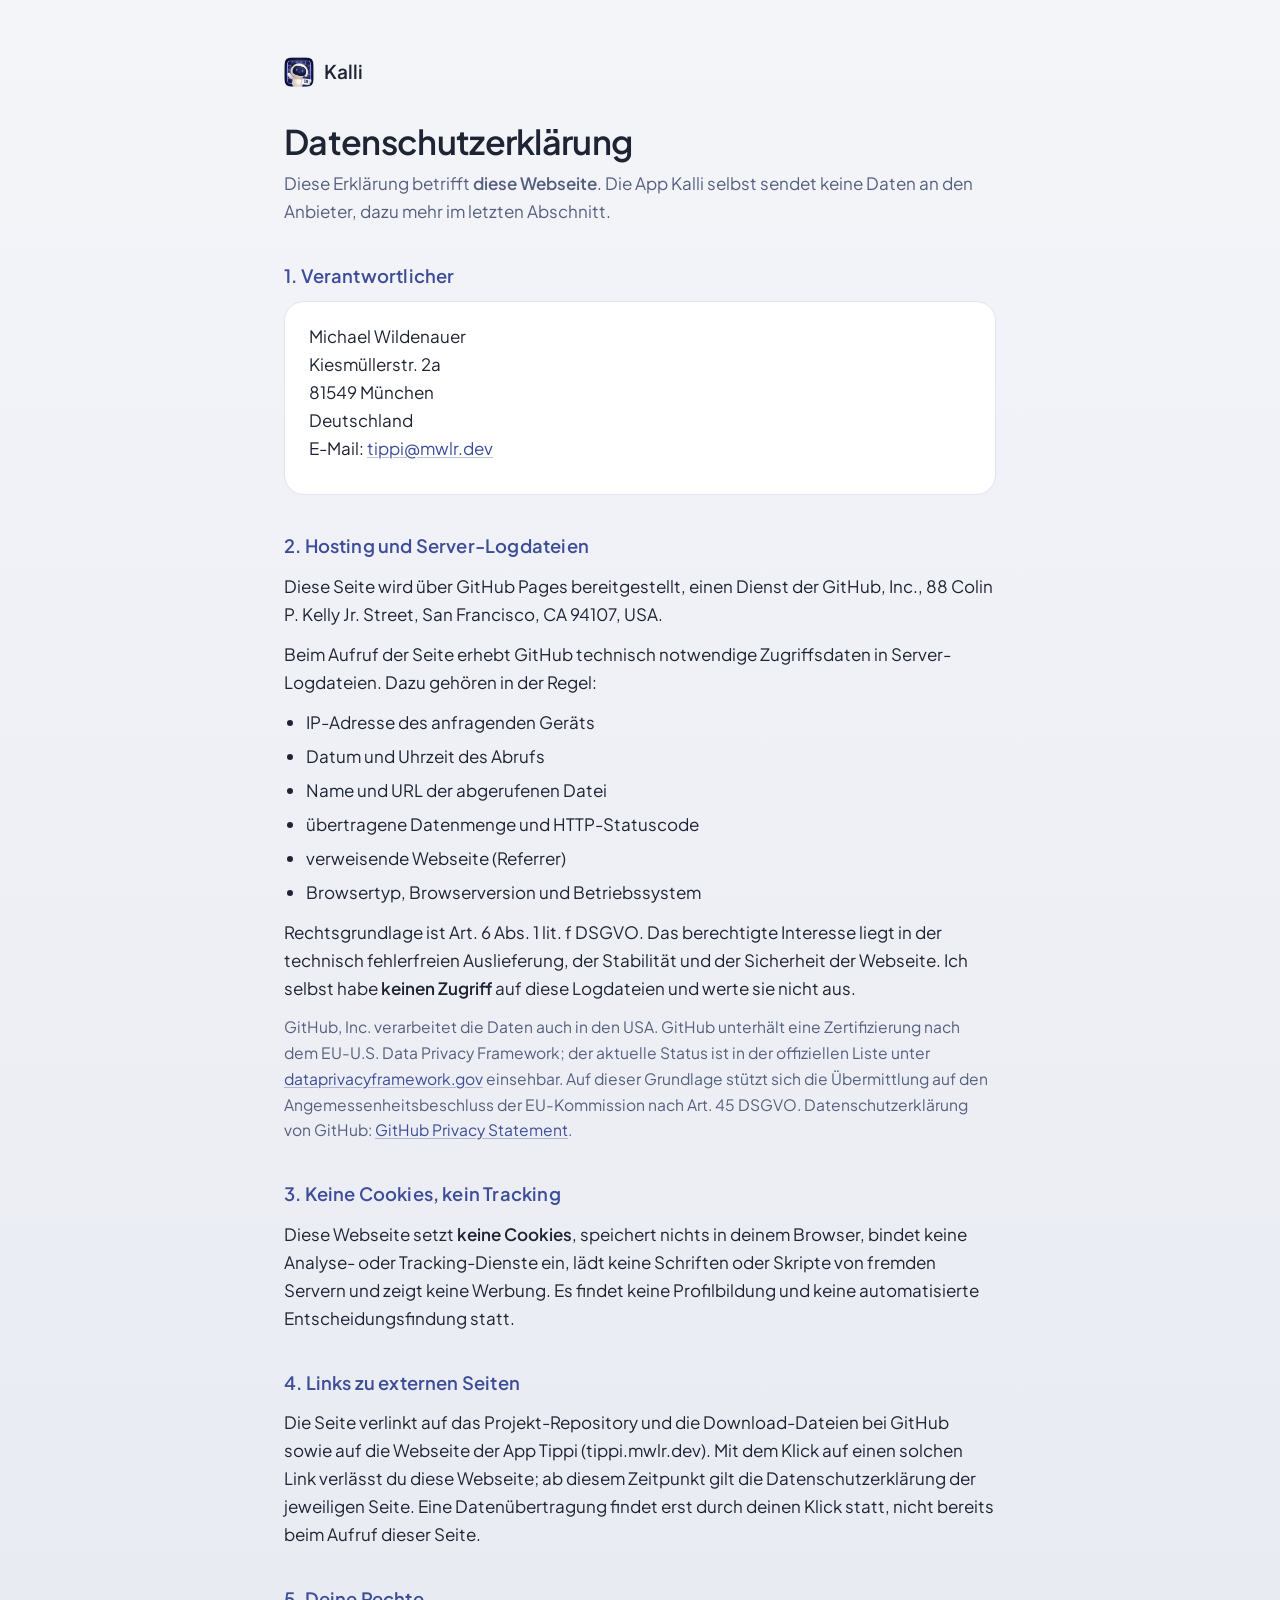
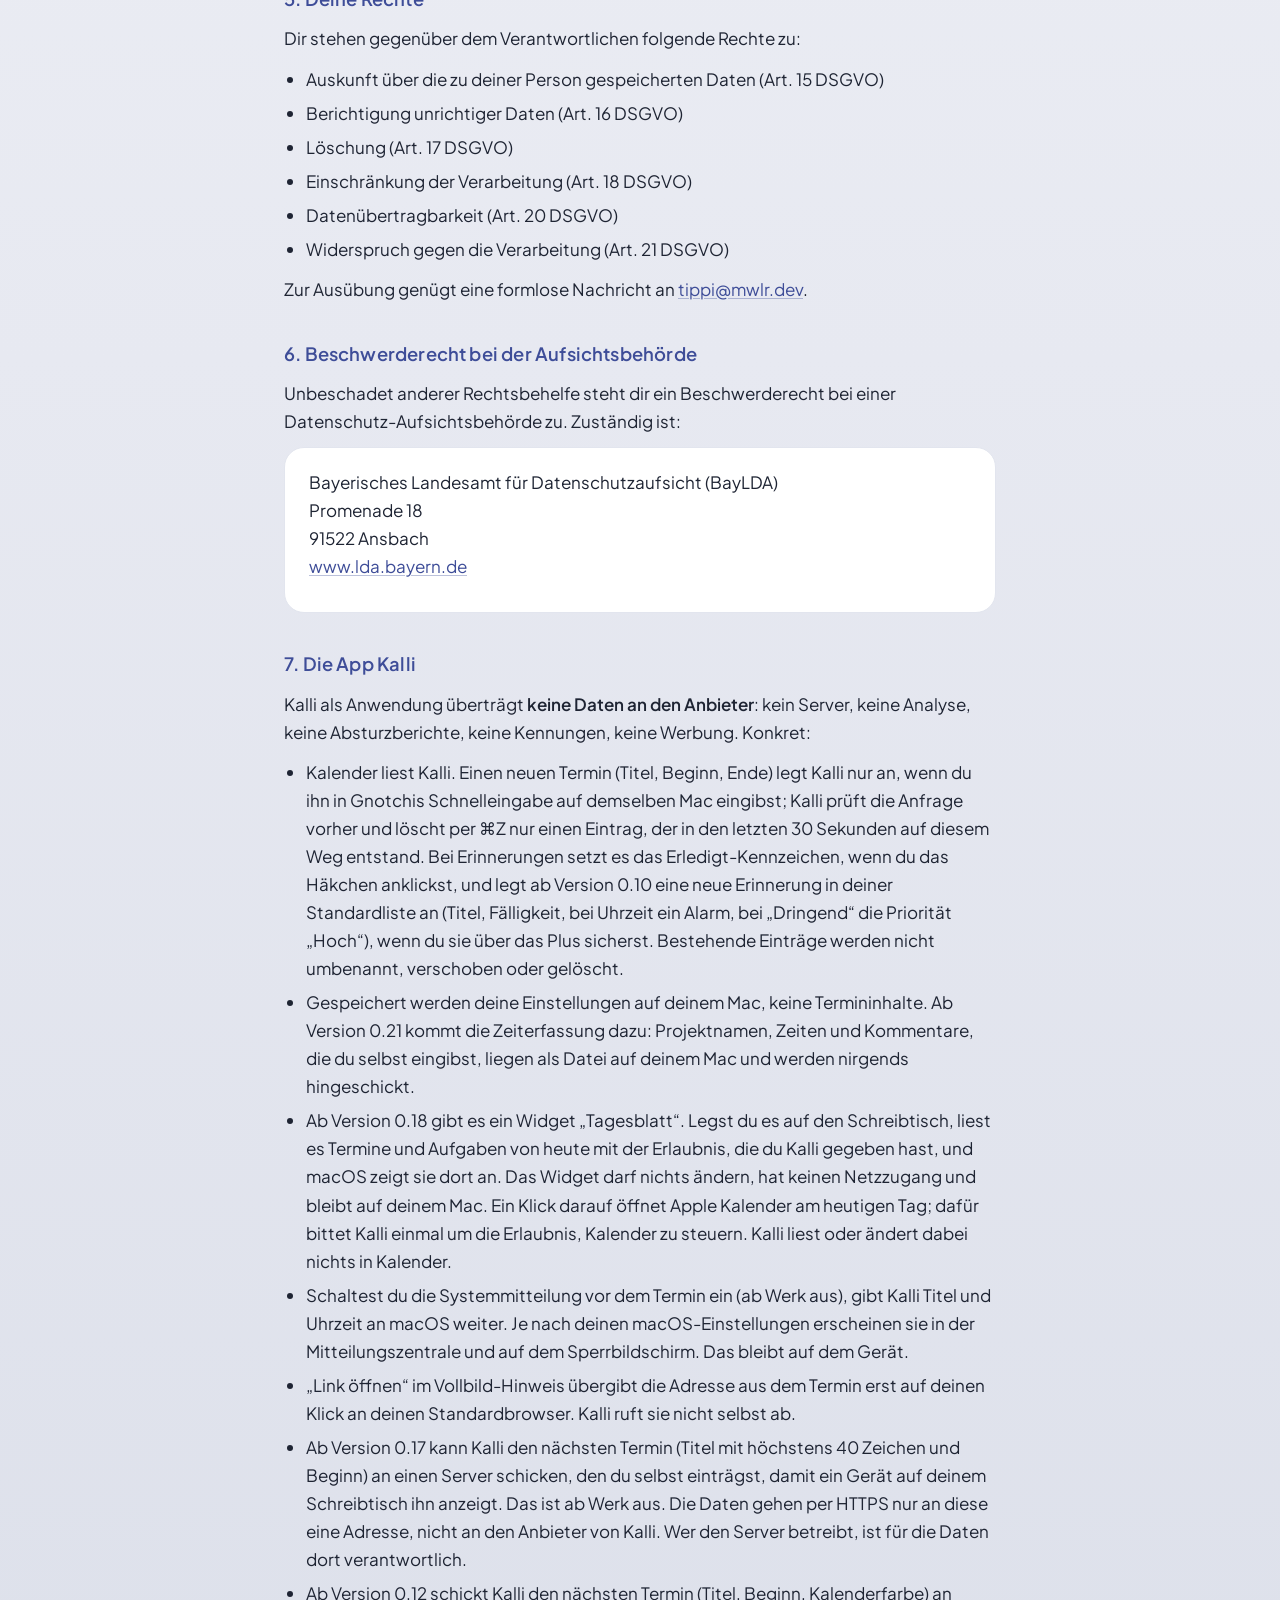
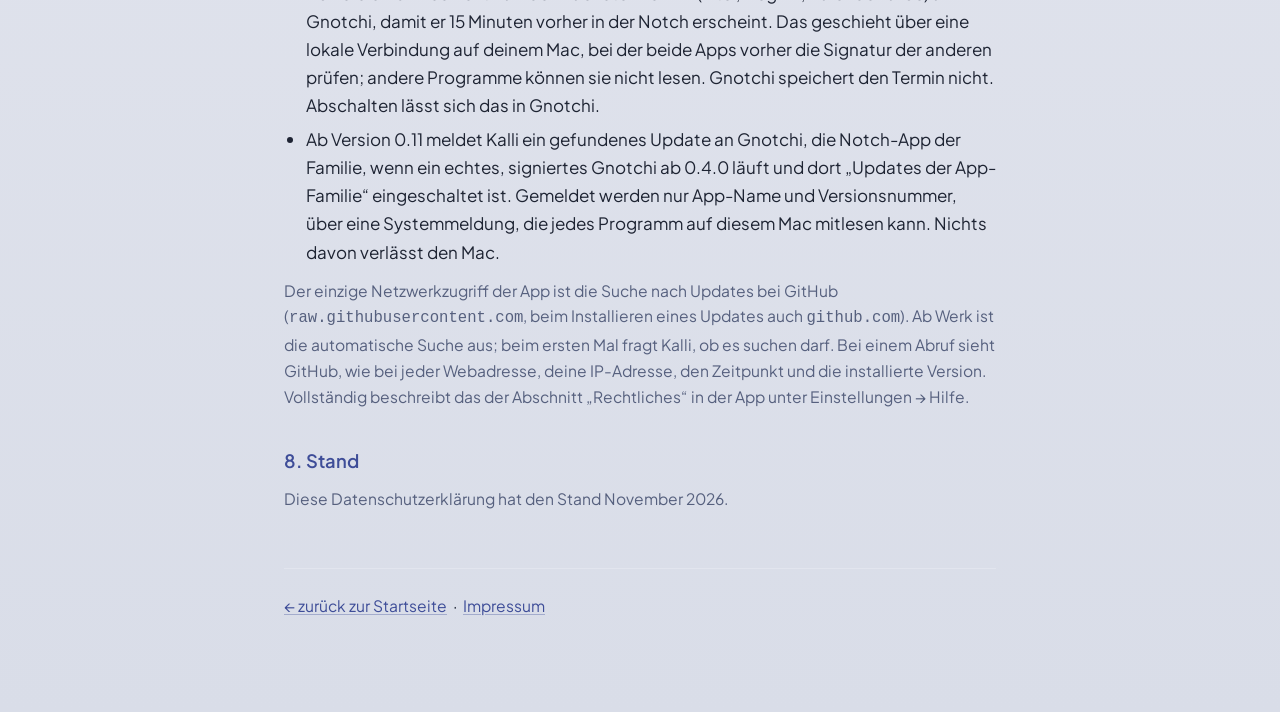
<file: docs/datenschutz.html>
<!DOCTYPE html>
<html lang="de">
<head>
<meta charset="utf-8">
<meta name="viewport" content="width=device-width, initial-scale=1">
<meta name="robots" content="noindex">
<title>Datenschutz · Kalli</title>
<link rel="icon" href="favicon.png" type="image/png">
<link rel="apple-touch-icon" href="apple-touch-icon.png">
<link rel="stylesheet" href="style.css">
</head>
<body class="legal">
<main class="wrap">

  <a class="brand home" href="./"><img src="kalli-icon-224.png" alt="" width="30" height="30"><span>Kalli</span></a>

  <h1>Datenschutzerklärung</h1>
  <p class="lead">
    Diese Erklärung betrifft <strong>diese Webseite</strong>. Die App Kalli selbst
    sendet keine Daten an den Anbieter, dazu mehr im letzten Abschnitt.
  </p>

  <h2>1. Verantwortlicher</h2>
  <div class="card">
    <p>
      Michael Wildenauer<br>
      Kiesmüllerstr. 2a<br>
      81549 München<br>
      Deutschland<br>
      E-Mail: <a href="mailto:tippi@mwlr.dev">tippi@mwlr.dev</a>
    </p>
  </div>

  <h2>2. Hosting und Server-Logdateien</h2>
  <p>
    Diese Seite wird über GitHub Pages bereitgestellt, einen Dienst der GitHub, Inc.,
    88 Colin P. Kelly Jr. Street, San Francisco, CA 94107, USA.
  </p>
  <p>
    Beim Aufruf der Seite erhebt GitHub technisch notwendige Zugriffsdaten in
    Server-Logdateien. Dazu gehören in der Regel:
  </p>
  <ul>
    <li>IP-Adresse des anfragenden Geräts</li>
    <li>Datum und Uhrzeit des Abrufs</li>
    <li>Name und URL der abgerufenen Datei</li>
    <li>übertragene Datenmenge und HTTP-Statuscode</li>
    <li>verweisende Webseite (Referrer)</li>
    <li>Browsertyp, Browserversion und Betriebssystem</li>
  </ul>
  <p>
    Rechtsgrundlage ist Art. 6 Abs. 1 lit. f DSGVO. Das berechtigte Interesse liegt in der
    technisch fehlerfreien Auslieferung, der Stabilität und der Sicherheit der Webseite.
    Ich selbst habe <strong>keinen Zugriff</strong> auf diese Logdateien und werte sie nicht aus.
  </p>
  <p class="small">
    GitHub, Inc. verarbeitet die Daten auch in den USA. GitHub unterhält eine
    Zertifizierung nach dem EU-U.S. Data Privacy Framework; der aktuelle Status ist
    in der offiziellen Liste unter
    <a href="https://www.dataprivacyframework.gov/list" target="_blank" rel="noopener">dataprivacyframework.gov</a>
    einsehbar. Auf dieser Grundlage stützt sich die Übermittlung auf den
    Angemessenheitsbeschluss der EU-Kommission nach Art. 45 DSGVO.
    Datenschutzerklärung von GitHub:
    <a href="https://docs.github.com/en/site-policy/privacy-policies/github-general-privacy-statement" target="_blank" rel="noopener">GitHub Privacy Statement</a>.
  </p>

  <h2>3. Keine Cookies, kein Tracking</h2>
  <p>
    Diese Webseite setzt <strong>keine Cookies</strong>, speichert nichts in deinem Browser,
    bindet keine Analyse- oder Tracking-Dienste ein, lädt keine Schriften oder Skripte
    von fremden Servern und zeigt keine Werbung. Es findet keine Profilbildung und keine
    automatisierte Entscheidungsfindung statt.
  </p>

  <h2>4. Links zu externen Seiten</h2>
  <p>
    Die Seite verlinkt auf das Projekt-Repository und die Download-Dateien bei GitHub
    sowie auf die Webseite der App Tippi (tippi.mwlr.dev). Mit dem Klick auf einen solchen
    Link verlässt du diese Webseite; ab diesem Zeitpunkt gilt die Datenschutzerklärung der
    jeweiligen Seite. Eine Datenübertragung findet erst durch deinen Klick statt, nicht
    bereits beim Aufruf dieser Seite.
  </p>

  <h2>5. Deine Rechte</h2>
  <p>Dir stehen gegenüber dem Verantwortlichen folgende Rechte zu:</p>
  <ul>
    <li>Auskunft über die zu deiner Person gespeicherten Daten (Art. 15 DSGVO)</li>
    <li>Berichtigung unrichtiger Daten (Art. 16 DSGVO)</li>
    <li>Löschung (Art. 17 DSGVO)</li>
    <li>Einschränkung der Verarbeitung (Art. 18 DSGVO)</li>
    <li>Datenübertragbarkeit (Art. 20 DSGVO)</li>
    <li>Widerspruch gegen die Verarbeitung (Art. 21 DSGVO)</li>
  </ul>
  <p>
    Zur Ausübung genügt eine formlose Nachricht an
    <a href="mailto:tippi@mwlr.dev">tippi@mwlr.dev</a>.
  </p>

  <h2>6. Beschwerderecht bei der Aufsichtsbehörde</h2>
  <p>
    Unbeschadet anderer Rechtsbehelfe steht dir ein Beschwerderecht bei einer
    Datenschutz-Aufsichtsbehörde zu. Zuständig ist:
  </p>
  <div class="card">
    <p>
      Bayerisches Landesamt für Datenschutzaufsicht (BayLDA)<br>
      Promenade 18<br>
      91522 Ansbach<br>
      <a href="https://www.lda.bayern.de" target="_blank" rel="noopener">www.lda.bayern.de</a>
    </p>
  </div>

  <h2>7. Die App Kalli</h2>
  <p>
    Kalli als Anwendung überträgt <strong>keine Daten an den Anbieter</strong>: kein Server,
    keine Analyse, keine Absturzberichte, keine Kennungen, keine Werbung. Konkret:
  </p>
  <ul>
    <li>Kalender liest Kalli. Einen neuen Termin (Titel, Beginn, Ende) legt Kalli nur an, wenn du ihn in Gnotchis Schnelleingabe auf demselben Mac eingibst; Kalli prüft die Anfrage vorher und löscht per ⌘Z nur einen Eintrag, der in den letzten 30 Sekunden auf diesem Weg entstand. Bei Erinnerungen setzt es das Erledigt-Kennzeichen, wenn du das Häkchen anklickst, und legt ab Version 0.10 eine neue Erinnerung in deiner Standardliste an (Titel, Fälligkeit, bei Uhrzeit ein Alarm, bei „Dringend“ die Priorität „Hoch“), wenn du sie über das Plus sicherst. Bestehende Einträge werden nicht umbenannt, verschoben oder gelöscht.</li>
    <li>Gespeichert werden deine Einstellungen auf deinem Mac, keine Termininhalte. Ab Version 0.21 kommt die Zeiterfassung dazu: Projektnamen, Zeiten und Kommentare, die du selbst eingibst, liegen als Datei auf deinem Mac und werden nirgends hingeschickt.</li>
    <li>Ab Version 0.18 gibt es ein Widget „Tagesblatt“. Legst du es auf den Schreibtisch, liest es Termine und Aufgaben von heute mit der Erlaubnis, die du Kalli gegeben hast, und macOS zeigt sie dort an. Das Widget darf nichts ändern, hat keinen Netzzugang und bleibt auf deinem Mac. Ein Klick darauf öffnet Apple Kalender am heutigen Tag; dafür bittet Kalli einmal um die Erlaubnis, Kalender zu steuern. Kalli liest oder ändert dabei nichts in Kalender.</li>
    <li>Schaltest du die Systemmitteilung vor dem Termin ein (ab Werk aus), gibt Kalli Titel und Uhrzeit an macOS weiter. Je nach deinen macOS-Einstellungen erscheinen sie in der Mitteilungszentrale und auf dem Sperrbildschirm. Das bleibt auf dem Gerät.</li>
    <li>„Link öffnen“ im Vollbild-Hinweis übergibt die Adresse aus dem Termin erst auf deinen Klick an deinen Standardbrowser. Kalli ruft sie nicht selbst ab.</li>
    <li>Ab Version 0.17 kann Kalli den nächsten Termin (Titel mit höchstens 40 Zeichen und Beginn) an einen Server schicken, den du selbst einträgst, damit ein Gerät auf deinem Schreibtisch ihn anzeigt. Das ist ab Werk aus. Die Daten gehen per HTTPS nur an diese eine Adresse, nicht an den Anbieter von Kalli. Wer den Server betreibt, ist für die Daten dort verantwortlich.</li>
    <li>Ab Version 0.12 schickt Kalli den nächsten Termin (Titel, Beginn, Kalenderfarbe) an Gnotchi, damit er 15 Minuten vorher in der Notch erscheint. Das geschieht über eine lokale Verbindung auf deinem Mac, bei der beide Apps vorher die Signatur der anderen prüfen; andere Programme können sie nicht lesen. Gnotchi speichert den Termin nicht. Abschalten lässt sich das in Gnotchi.</li>
    <li>Ab Version 0.11 meldet Kalli ein gefundenes Update an Gnotchi, die Notch-App der Familie, wenn ein echtes, signiertes Gnotchi ab 0.4.0 läuft und dort „Updates der App-Familie“ eingeschaltet ist. Gemeldet werden nur App-Name und Versionsnummer, über eine Systemmeldung, die jedes Programm auf diesem Mac mitlesen kann. Nichts davon verlässt den Mac.</li>
  </ul>
  <p class="small">
    Der einzige Netzwerkzugriff der App ist die Suche nach Updates bei GitHub
    (<code>raw.githubusercontent.com</code>, beim Installieren eines Updates auch
    <code>github.com</code>). Ab Werk ist die automatische Suche aus; beim ersten Mal fragt
    Kalli, ob es suchen darf. Bei einem Abruf sieht GitHub, wie bei jeder Webadresse, deine
    IP-Adresse, den Zeitpunkt und die installierte Version. Vollständig beschreibt das der
    Abschnitt „Rechtliches“ in der App unter Einstellungen → Hilfe.
  </p>

  <h2>8. Stand</h2>
  <p class="small">Diese Datenschutzerklärung hat den Stand November 2026.</p>

  <div class="back">
    <a href="./">← zurück zur Startseite</a> &nbsp;·&nbsp;
    <a href="impressum.html">Impressum</a>
  </div>

</main>
</body>
</html>
</file>
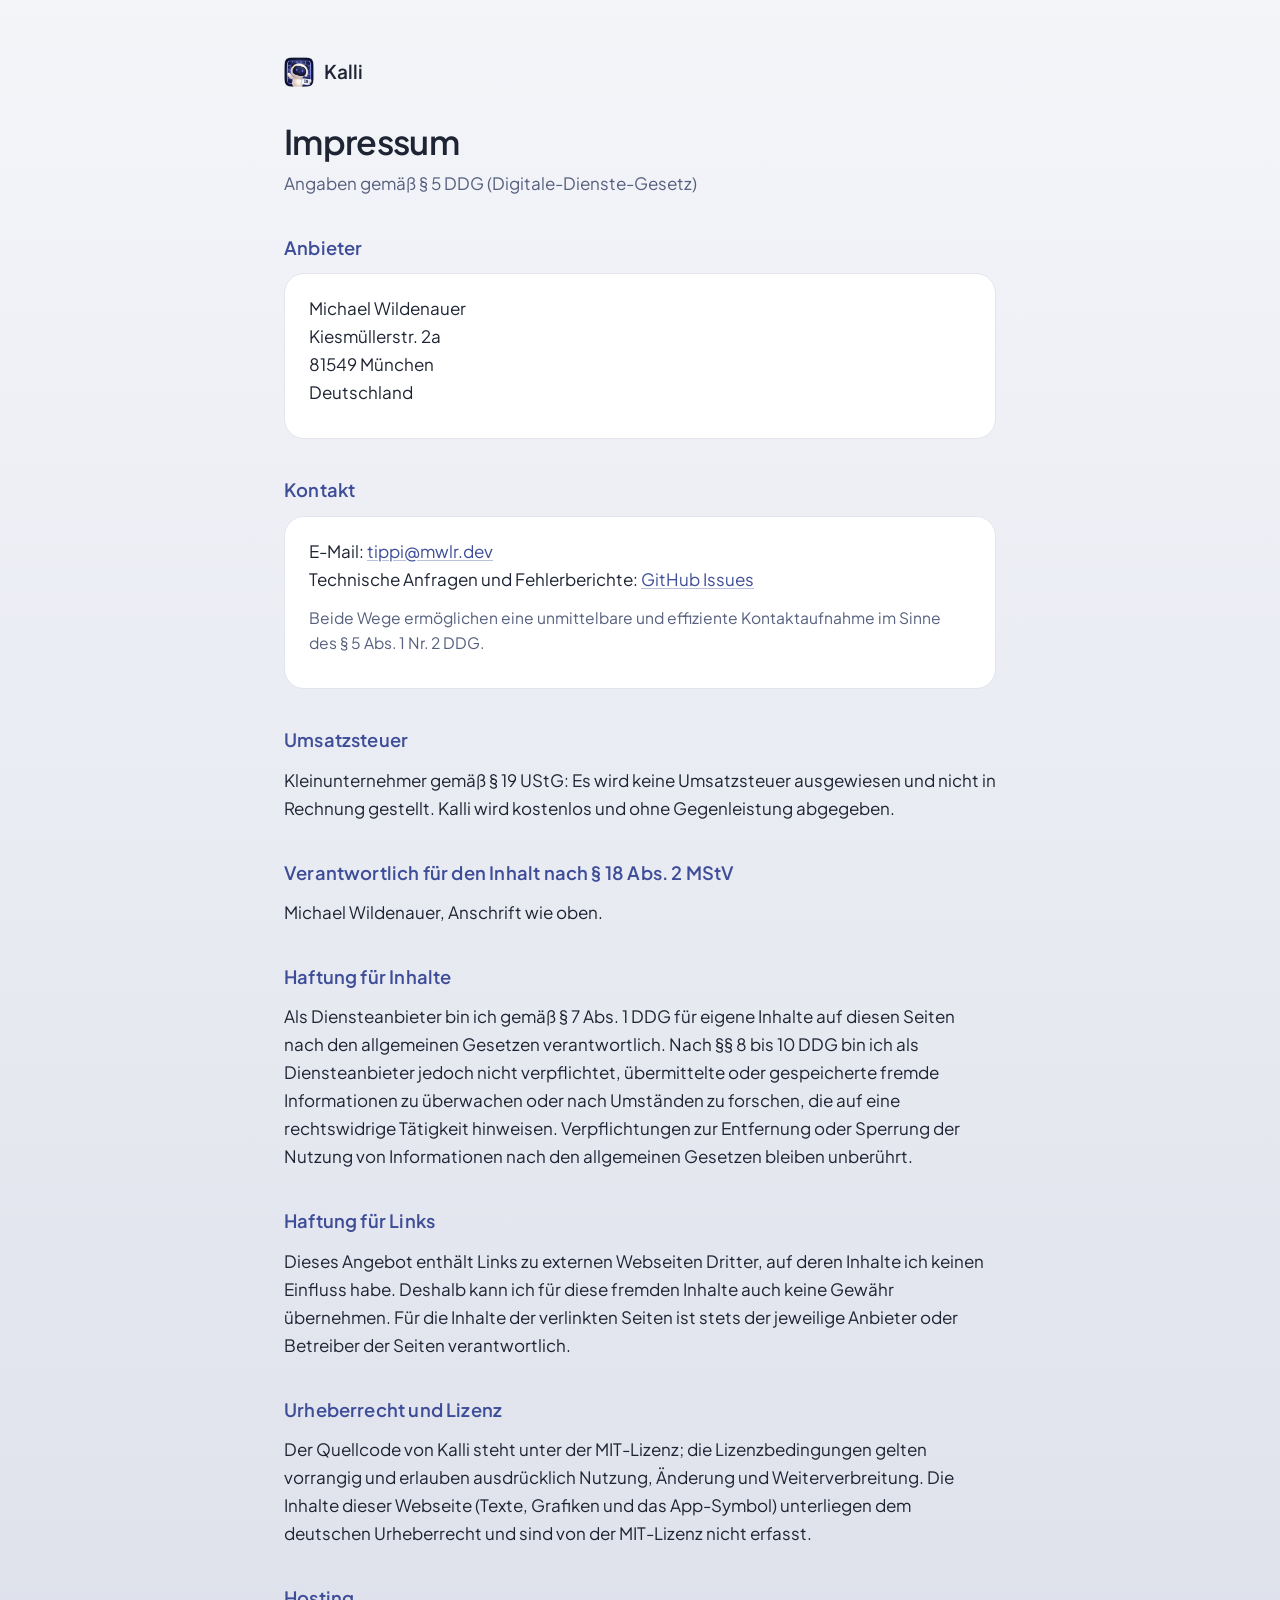
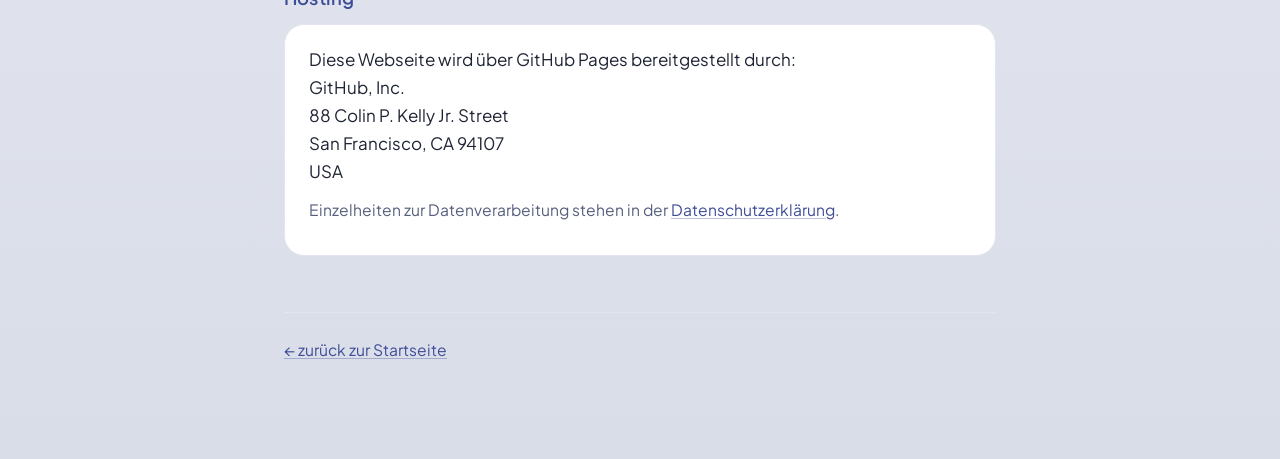
<file: docs/impressum.html>
<!DOCTYPE html>
<html lang="de">
<head>
<meta charset="utf-8">
<meta name="viewport" content="width=device-width, initial-scale=1">
<meta name="robots" content="noindex">
<title>Impressum · Kalli</title>
<link rel="icon" href="favicon.png" type="image/png">
<link rel="apple-touch-icon" href="apple-touch-icon.png">
<link rel="stylesheet" href="style.css">
</head>
<body class="legal">
<main class="wrap">

  <a class="brand home" href="./"><img src="kalli-icon-224.png" alt="" width="30" height="30"><span>Kalli</span></a>

  <h1>Impressum</h1>
  <p class="lead">Angaben gemäß § 5 DDG (Digitale-Dienste-Gesetz)</p>

  <h2>Anbieter</h2>
  <div class="card">
    <p>
      Michael Wildenauer<br>
      Kiesmüllerstr. 2a<br>
      81549 München<br>
      Deutschland
    </p>
  </div>

  <h2>Kontakt</h2>
  <div class="card">
    <p>
      E-Mail: <a href="mailto:tippi@mwlr.dev">tippi@mwlr.dev</a><br>
      Technische Anfragen und Fehlerberichte:
      <a href="https://github.com/miwixyz/Kalli/issues" target="_blank" rel="noopener">GitHub Issues</a>
    </p>
    <p class="small">
      Beide Wege ermöglichen eine unmittelbare und effiziente Kontaktaufnahme
      im Sinne des § 5 Abs. 1 Nr. 2 DDG.
    </p>
  </div>

  <h2>Umsatzsteuer</h2>
  <p>
    Kleinunternehmer gemäß § 19 UStG: Es wird keine Umsatzsteuer ausgewiesen
    und nicht in Rechnung gestellt. Kalli wird kostenlos und ohne Gegenleistung
    abgegeben.
  </p>

  <h2>Verantwortlich für den Inhalt nach § 18 Abs. 2 MStV</h2>
  <p>Michael Wildenauer, Anschrift wie oben.</p>

  <h2>Haftung für Inhalte</h2>
  <p>
    Als Diensteanbieter bin ich gemäß § 7 Abs. 1 DDG für eigene Inhalte auf diesen Seiten
    nach den allgemeinen Gesetzen verantwortlich. Nach §§ 8 bis 10 DDG bin ich als
    Diensteanbieter jedoch nicht verpflichtet, übermittelte oder gespeicherte fremde
    Informationen zu überwachen oder nach Umständen zu forschen, die auf eine rechtswidrige
    Tätigkeit hinweisen. Verpflichtungen zur Entfernung oder Sperrung der Nutzung von
    Informationen nach den allgemeinen Gesetzen bleiben unberührt.
  </p>

  <h2>Haftung für Links</h2>
  <p>
    Dieses Angebot enthält Links zu externen Webseiten Dritter, auf deren Inhalte ich keinen
    Einfluss habe. Deshalb kann ich für diese fremden Inhalte auch keine Gewähr übernehmen.
    Für die Inhalte der verlinkten Seiten ist stets der jeweilige Anbieter oder Betreiber
    der Seiten verantwortlich.
  </p>

  <h2>Urheberrecht und Lizenz</h2>
  <p>
    Der Quellcode von Kalli steht unter der MIT-Lizenz; die Lizenzbedingungen gelten
    vorrangig und erlauben ausdrücklich Nutzung, Änderung und Weiterverbreitung.
    Die Inhalte dieser Webseite (Texte, Grafiken und das App-Symbol) unterliegen dem
    deutschen Urheberrecht und sind von der MIT-Lizenz nicht erfasst.
  </p>

  <h2>Hosting</h2>
  <div class="card">
    <p>
      Diese Webseite wird über GitHub Pages bereitgestellt durch:<br>
      GitHub, Inc.<br>
      88 Colin P. Kelly Jr. Street<br>
      San Francisco, CA 94107<br>
      USA
    </p>
    <p class="small">
      Einzelheiten zur Datenverarbeitung stehen in der
      <a href="datenschutz.html">Datenschutzerklärung</a>.
    </p>
  </div>

  <div class="back">
    <a href="./">← zurück zur Startseite</a>
  </div>

</main>
</body>
</html>
</file>
<file: docs/style.css>
/* Kalli website: shared styles for index, impressum and datenschutz.
   Design tokens of the app family "Schiefer". Source of truth:
   Kalli/UI/FamilyTheme.swift (app = .kalli) and the vault template
   "App-Familie Design-System". Base layout mirrors tippi.mwlr.dev so the
   two pages read as siblings. Follows the system appearance (light/dark). */

/* ── Font: Plus Jakarta Sans, self-hosted (SIL OFL 1.1, see fonts/OFL.txt) ── */
@font-face {
  font-family: "Plus Jakarta Sans";
  src: url("fonts/PlusJakartaSans-Variable.woff2") format("woff2");
  font-weight: 200 800;
  font-style: normal;
  font-display: swap;
}

/* ── Tokens (FamilyTheme, Kalli) ──────────────────────────────────────────── */
:root {
  color-scheme: light dark;

  --accent: #3E4D98;          /* Schieferindigo: links, icons, "today" */
  --accent-rgb: 62, 77, 152;
  --accent-fill: #3E4D98;     /* accentFill: surfaces carrying white text, 7.7:1 */
  --accent-fill-hover: #34418A;
  --on-accent-fill: #FFFFFF;

  --bg-top: #F3F5F9;
  --bg-middle: #E7E9F1;
  --bg-bottom: #D9DDE8;
  --card: #FFFFFF;
  --card-stroke: #E2E5EE;
  --glass-tint: rgba(231, 233, 241, .78);   /* glassTint = Verlauf-Mitte 78 % */
  --text: #1E2433;
  --text-2: #56607E;
  --shadow: 0 8px 18px rgba(30, 40, 70, .10);

  --cal-1: #3E4D98;           /* sample calendar colours in the mock-ups */
  --cal-2: #1F8A6B;
  --cal-3: #B25E09;

  --radius-card: 28px;
  --radius-tile: 20px;
  --radius-field: 14px;

  --maxw: 1080px;
  --font: "Plus Jakarta Sans", -apple-system, BlinkMacSystemFont, system-ui, sans-serif;
}

@media (prefers-color-scheme: dark) {
  :root {
    --accent: #98A4E1;
    --accent-rgb: 152, 164, 225;
    --accent-fill: #5C6DC1;   /* white 4.6:1 */
    --accent-fill-hover: #5060B0;
    --on-accent-fill: #FFFFFF;

    --bg-top: #0D1019;
    --bg-middle: #161A25;
    --bg-bottom: #1F2433;
    --card: #1B2130;
    --card-stroke: #2A3142;
    --glass-tint: rgba(22, 26, 37, .78);
    --text: #ECEFF6;
    --text-2: #A3ACC8;
    --shadow: 0 8px 18px rgba(0, 0, 0, .35);

    --cal-1: #98A4E1;
    --cal-2: #6FE0C1;
    --cal-3: #F5B35C;
  }
}

/* ── Base ─────────────────────────────────────────────────────────────────── */
* { box-sizing: border-box; margin: 0; padding: 0; }
html { scroll-padding-top: 76px; -webkit-text-size-adjust: 100%; }
@media (prefers-reduced-motion: no-preference) {
  html { scroll-behavior: smooth; }
}
body {
  font-family: var(--font);
  font-weight: 400;
  font-size: 17px;
  line-height: 1.6;
  color: var(--text);
  background: linear-gradient(180deg, var(--bg-top) 0%, var(--bg-middle) 50%, var(--bg-bottom) 100%);
  background-color: var(--bg-top);
  -webkit-font-smoothing: antialiased;
  overflow-wrap: break-word;
}
strong, b { font-weight: 600; }
img { max-width: 100%; }
a { color: var(--accent); text-decoration: underline; text-decoration-color: rgba(var(--accent-rgb), .35); text-underline-offset: 2px; }
a:hover { text-decoration-color: currentColor; }
h1, h2, h3 { text-wrap: balance; }
p { text-wrap: pretty; }

:focus-visible { outline: 2px solid var(--accent); outline-offset: 3px; border-radius: 6px; }

.skip-link {
  position: absolute; left: 16px; top: 12px; z-index: 100;
  transform: translateY(-200%);
  background: var(--card); color: var(--text);
  border: 1px solid var(--card-stroke); border-radius: var(--radius-field);
  padding: 10px 16px; font-weight: 500; text-decoration: none;
}
.skip-link:focus { transform: none; box-shadow: var(--shadow); }

.wrap { max-width: var(--maxw); margin: 0 auto; padding: 0 24px; }
.visually-hidden { position: absolute; width: 1px; height: 1px; overflow: hidden; clip: rect(0 0 0 0); white-space: nowrap; }

/* Line icons: inline SVG, stroke = currentColor, one stroke width */
.ico { width: 18px; height: 18px; flex-shrink: 0; fill: none; stroke: currentColor; stroke-width: 2; stroke-linecap: round; stroke-linejoin: round; }

/* ── Nav: floating, the only glass surface besides the popover (rule G1) ──── */
nav.top {
  position: sticky; top: 0; z-index: 10;
  background: var(--glass-tint);
  backdrop-filter: blur(18px) saturate(1.4);
  -webkit-backdrop-filter: blur(18px) saturate(1.4);
  border-bottom: 1px solid var(--card-stroke);
}
.nav-inner { display: flex; align-items: center; justify-content: space-between; gap: 12px; min-height: 60px; }
.brand { display: flex; align-items: center; gap: 10px; font-weight: 600; font-size: 19px; color: var(--text); text-decoration: none; }
.brand img { width: 30px; height: 30px; }
.nav-links { display: flex; gap: 22px; align-items: center; font-size: 14px; font-weight: 500; }
.nav-links a { color: var(--text-2); text-decoration: none; display: inline-flex; align-items: center; gap: 6px; transition: color .15s ease; }
.nav-links a:hover { color: var(--text); }
.nav-links .ico { width: 16px; height: 16px; }
.nav-links a.nav-cta { color: var(--on-accent-fill); background: var(--accent-fill); padding: 7px 16px; border-radius: 999px; }
.nav-links a.nav-cta:hover { background: var(--accent-fill-hover); color: var(--on-accent-fill); }

/* ── Buttons (capsules) ───────────────────────────────────────────────────── */
.cta-group { display: flex; gap: 12px; justify-content: center; flex-wrap: wrap; }
.btn {
  display: inline-flex; align-items: center; justify-content: center; gap: 8px;
  min-height: 48px; padding: 12px 24px;
  background: var(--accent-fill); color: var(--on-accent-fill);
  border: 1px solid transparent; border-radius: 999px;
  font-family: inherit; font-weight: 500; font-size: 16px; line-height: 1.3;
  text-decoration: none; text-align: center; cursor: pointer;
  transition: background .15s ease, border-color .15s ease, transform .1s ease;
}
.btn:hover { background: var(--accent-fill-hover); }
.btn:active { transform: translateY(1px); }
.btn.ghost { background: var(--card); color: var(--text); border-color: var(--card-stroke); }
.btn.ghost:hover { border-color: var(--accent); }

/* ── Hero ─────────────────────────────────────────────────────────────────── */
.hero { padding: 64px 0 24px; text-align: center; }
.hero .app-icon { width: 112px; height: 112px; margin-bottom: 20px; filter: drop-shadow(0 8px 18px rgba(30, 40, 70, .18)); }
.news {
  display: inline-flex; align-items: center; gap: 8px; margin: 0 auto 22px; max-width: 100%;
  padding: 6px 14px; border-radius: var(--radius-field);
  background: rgba(var(--accent-rgb), .12);
  border: 1px solid rgba(var(--accent-rgb), .26);
  color: var(--text); font-size: 14px; font-weight: 500; text-decoration: none;
}
.news .ico { width: 15px; height: 15px; color: var(--accent); }
h1 {
  font-size: clamp(34px, 6vw, 56px);
  font-weight: 600; letter-spacing: -0.02em; line-height: 1.1;
  margin-bottom: 18px;
}
h1 .accent { color: var(--accent); }
.hero p.sub { font-size: clamp(18px, 2vw, 21px); color: var(--text-2); max-width: 58ch; margin: 0 auto 32px; }
.hero small { display: block; margin-top: 18px; color: var(--text-2); font-size: 14px; }

/* ── Sections ─────────────────────────────────────────────────────────────── */
section { padding: 72px 0; }
section h2 {
  font-size: clamp(26px, 4vw, 36px);
  font-weight: 600; letter-spacing: -0.01em; line-height: 1.2;
  margin-bottom: 12px; text-align: center;
}
section p.lead { font-size: 18px; color: var(--text-2); max-width: 60ch; margin: 0 auto 40px; text-align: center; }
.eyebrow { display: block; text-align: center; color: var(--accent); font-size: 13px; font-weight: 600; letter-spacing: .08em; text-transform: uppercase; margin-bottom: 10px; }

.card { background: var(--card); border: 1px solid var(--card-stroke); border-radius: var(--radius-card); box-shadow: var(--shadow); }

/* ── Mock-up: menu bar + popover ──────────────────────────────────────────── */
.stage { position: relative; max-width: 760px; margin: 48px auto 0; }
.desk {
  border-radius: var(--radius-tile); overflow: hidden; border: 1px solid var(--card-stroke);
  background:
    radial-gradient(120% 90% at 15% 10%, rgba(var(--accent-rgb), .30), transparent 60%),
    radial-gradient(90% 80% at 90% 90%, rgba(31, 138, 107, .20), transparent 60%),
    linear-gradient(160deg, var(--bg-middle), var(--bg-bottom));
  box-shadow: var(--shadow);
  padding-bottom: 28px;
}
.menubar {
  display: flex; justify-content: flex-end; align-items: center; gap: 16px;
  height: 30px; padding: 0 14px;
  background: var(--glass-tint);
  backdrop-filter: blur(14px); -webkit-backdrop-filter: blur(14px);
  font-size: 13px; font-weight: 500; color: var(--text);
}
.menubar .sys { color: var(--text-2); display: inline-flex; gap: 12px; }
.menubar .sys .ico { width: 14px; height: 14px; }
.mb-item { display: inline-flex; align-items: center; gap: 6px; padding: 2px 8px; border-radius: 6px; white-space: nowrap; }
.mb-item.open { background: rgba(var(--accent-rgb), .18); }
.mb-item .next { color: var(--text-2); }
.mb-item .next b { color: var(--accent); font-weight: 600; }

.popover {
  width: min(340px, calc(100% - 28px)); margin: 10px 14px 0 auto;
  padding: 18px; text-align: left;
  border-radius: 22px;
  background: var(--glass-tint);
  backdrop-filter: blur(22px) saturate(1.3); -webkit-backdrop-filter: blur(22px) saturate(1.3);
  border: 1px solid rgba(255, 255, 255, .35);
  box-shadow: 0 18px 40px rgba(20, 28, 50, .22);
}
@media (prefers-color-scheme: dark) { .popover { border-color: rgba(255, 255, 255, .08); } }
.pop-head { display: flex; justify-content: space-between; align-items: baseline; margin-bottom: 10px; }
.pop-head .month { font-weight: 600; font-size: 17px; }
.pop-head .year { color: var(--text-2); font-weight: 400; }
.pop-head .nav { display: inline-flex; gap: 6px; color: var(--text-2); }
.pop-head .nav span { width: 26px; height: 26px; border-radius: 50%; display: grid; place-items: center; background: var(--card); border: 1px solid var(--card-stroke); }
.pop-head .nav .ico { width: 13px; height: 13px; }

.grid { display: grid; grid-template-columns: 26px repeat(7, 1fr); gap: 2px 0; font-size: 12.5px; text-align: center; margin-bottom: 12px; }
.grid .h { color: var(--text-2); font-size: 11px; font-weight: 500; padding-bottom: 4px; }
.grid .kw { color: var(--text-2); font-size: 10.5px; opacity: .8; line-height: 30px; }
.grid .d { position: relative; line-height: 30px; height: 30px; }
.grid .d.out { color: var(--text-2); opacity: .45; }
.grid .d.dot::after { content: ""; position: absolute; left: 50%; bottom: 2px; width: 4px; height: 4px; margin-left: -2px; border-radius: 50%; background: var(--text-2); }
.grid .d.today span { display: inline-grid; place-items: center; width: 28px; height: 28px; border-radius: 50%; background: var(--accent-fill); color: var(--on-accent-fill); font-weight: 600; line-height: 1; }
.grid .d.today::after { display: none; }
/* 0.9 Wochentage hervorheben: Tageszahl (und Punkt) in der Farbe, wie in der App */
.grid .d.hl-red { color: var(--hl-red); }
.grid .d.hl-green { color: var(--hl-green); }
.grid .d.hl-red.dot::after, .grid .d.hl-green.dot::after { background: currentColor; }
:root { --hl-red: #C4271F; --hl-green: #1E7F38; }
@media (prefers-color-scheme: dark) { :root { --hl-red: #FF6961; --hl-green: #30D158; } }
.popover.hl-stage { margin: 0 auto; }
@media (prefers-color-scheme: dark) { .popover.hl-stage { box-shadow: 0 18px 40px rgba(0, 0, 0, .45); } }

.daylist { background: var(--card); border: 1px solid var(--card-stroke); border-radius: var(--radius-field); padding: 10px 12px; }
.daylist .group { font-size: 11px; font-weight: 600; letter-spacing: .06em; text-transform: uppercase; color: var(--text-2); margin: 4px 0 4px; }
.row { display: grid; grid-template-columns: 12px 1fr auto; align-items: center; gap: 10px; padding: 5px 0; font-size: 14px; }
.row .mark { width: 9px; height: 9px; border-radius: 50%; background: var(--c, var(--cal-1)); }
.row .mark.task { border-radius: 50%; background: transparent; border: 1.6px solid var(--c, var(--cal-2)); width: 12px; height: 12px; }
.row .time { color: var(--text-2); font-size: 12.5px; font-variant-numeric: tabular-nums; }
.row .bar { grid-column: 2 / 4; height: 4px; border-radius: 4px; background: rgba(var(--accent-rgb), .15); overflow: hidden; margin-top: -2px; }
.row .bar i { display: block; width: 38%; height: 100%; background: var(--accent); border-radius: 4px; }
.banner { margin-top: 10px; padding: 8px 12px; border-radius: var(--radius-field); background: rgba(var(--accent-rgb), .12); border: 1px solid rgba(var(--accent-rgb), .26); font-size: 13px; display: flex; gap: 8px; align-items: center; }
.banner .ico { width: 14px; height: 14px; color: var(--accent); }
.mock-note { text-align: center; color: var(--text-2); font-size: 13px; margin-top: 14px; }

/* ── Mock-up: full-screen alert ───────────────────────────────────────────── */
.alert-stage {
  position: relative; max-width: 900px; margin: 0 auto; aspect-ratio: 16 / 10;
  border-radius: var(--radius-tile); overflow: hidden; border: 1px solid var(--card-stroke);
  background: linear-gradient(160deg, var(--bg-top), var(--bg-bottom));
  box-shadow: var(--shadow);
}
.work { position: absolute; inset: 7% 8% auto 8%; height: 46%; border-radius: 14px; background: var(--card); border: 1px solid var(--card-stroke); padding: 4% 5%; display: flex; flex-direction: column; gap: 9%; }
.work i { display: block; height: 7%; min-height: 6px; border-radius: 6px; background: var(--card-stroke); }
.work i:nth-child(1) { width: 40%; height: 9%; background: rgba(var(--accent-rgb), .25); }
.work i:nth-child(2) { width: 88%; } .work i:nth-child(3) { width: 74%; } .work i:nth-child(4) { width: 81%; } .work i:nth-child(5) { width: 55%; }
.veil { position: absolute; inset: 0; background: linear-gradient(180deg, transparent 0%, rgba(13, 16, 25, .06) 30%, rgba(13, 16, 25, .16) 55%, rgba(13, 16, 25, .22) 100%); }
@media (prefers-color-scheme: light) { .veil { background: linear-gradient(180deg, rgba(243, 245, 249, 0) 0%, rgba(243, 245, 249, .18) 30%, rgba(243, 245, 249, .45) 55%, rgba(243, 245, 249, .55) 100%); } }
.alert-glass {
  position: absolute; left: 0; right: 0; bottom: 0; height: 50%;
  border-radius: 34px 34px 0 0;
  background: var(--glass-tint);
  backdrop-filter: blur(24px) saturate(1.3); -webkit-backdrop-filter: blur(24px) saturate(1.3);
  border-top: 1px solid rgba(255, 255, 255, .35);
  display: flex; align-items: center; justify-content: center;
}
.alert-inner { width: min(620px, 86%); display: flex; flex-direction: column; gap: clamp(8px, 2.2vw, 20px); text-align: left; }
.alert-top { display: flex; justify-content: space-between; align-items: center; }
.capsule { display: inline-flex; align-items: center; gap: 6px; padding: 4px 12px; border-radius: 999px; font-size: clamp(11px, 1.4vw, 14px); font-weight: 600; color: var(--accent); background: rgba(var(--accent-rgb), .12); border: 1px solid rgba(var(--accent-rgb), .25); }
.capsule .ico { width: 13px; height: 13px; fill: currentColor; stroke: none; }
.clock { color: var(--text-2); font-size: clamp(13px, 1.8vw, 20px); font-weight: 500; font-variant-numeric: tabular-nums; }
.alert-title { display: flex; align-items: baseline; gap: 12px; font-size: clamp(20px, 3.6vw, 38px); font-weight: 600; line-height: 1.15; }
.alert-title .dot { width: 12px; height: 12px; border-radius: 50%; background: var(--cal-1); flex-shrink: 0; transform: translateY(-2px); }
.alert-time { color: var(--text-2); font-size: clamp(13px, 1.7vw, 18px); padding-left: 24px; margin-top: -6px; }
.alert-actions { display: flex; flex-wrap: wrap; gap: 8px; align-items: center; }
.pill { display: inline-flex; align-items: center; gap: 6px; padding: clamp(5px, .9vw, 9px) clamp(10px, 1.5vw, 16px); border-radius: 999px; font-size: clamp(11px, 1.4vw, 14.5px); font-weight: 500; background: var(--card); border: 1px solid var(--card-stroke); color: var(--text); white-space: nowrap; }
.pill.primary { background: var(--accent-fill); color: var(--on-accent-fill); border-color: transparent; }
.pill.new { border-color: var(--accent); box-shadow: 0 0 0 3px rgba(var(--accent-rgb), .18); }
.pill .ico { width: 14px; height: 14px; }
.alert-hint { margin-left: auto; color: var(--text-2); font-size: clamp(10px, 1.2vw, 12.5px); opacity: .8; }

.new-points { display: grid; grid-template-columns: repeat(auto-fit, minmax(240px, 1fr)); gap: 12px; margin-top: 28px; }
.point { padding: 22px; border-radius: var(--radius-tile); background: var(--card); border: 1px solid var(--card-stroke); }
.point h3 { font-size: 16.5px; font-weight: 600; margin-bottom: 6px; display: flex; gap: 10px; align-items: center; }
.point h3 .ico { color: var(--accent); }
.point p { color: var(--text-2); font-size: 14.5px; line-height: 1.55; }
.screens { display: inline-flex; gap: 6px; margin-top: 12px; }
.screens span { font-size: 12.5px; padding: 3px 10px; border-radius: 999px; border: 1px solid var(--card-stroke); color: var(--text-2); }

/* ── Features ─────────────────────────────────────────────────────────────── */
/* 8 cards: 4 + 4 on wide screens, 2 per row in between — never a lonely last row */
.features { display: grid; grid-template-columns: repeat(4, 1fr); gap: 16px; align-items: stretch; }
@media (max-width: 1040px) { .features { grid-template-columns: repeat(2, 1fr); } }
.feature { padding: 26px; display: flex; flex-direction: column; }
.feature .icon { width: 44px; height: 44px; border-radius: 12px; margin-bottom: 14px; display: grid; place-items: center; background: rgba(var(--accent-rgb), .14); color: var(--accent); }
.feature .icon .ico { width: 23px; height: 23px; }
.feature h3 { font-size: 17px; font-weight: 600; margin-bottom: 8px; line-height: 1.35; }
.feature p { color: var(--text-2); font-size: 14.5px; line-height: 1.55; }

/* Deliberately missing */
.without { max-width: 780px; margin: 0 auto; padding: 30px 32px; display: grid; grid-template-columns: auto 1fr; gap: 6px 20px; align-items: start; }
.without .tile-icon { grid-row: span 2; width: 44px; height: 44px; border-radius: 12px; display: grid; place-items: center; background: rgba(var(--accent-rgb), .14); color: var(--accent); }
.without h3 { font-size: 19px; font-weight: 600; }
.without p { color: var(--text-2); font-size: 15.5px; }
.chips { grid-column: 2; display: flex; flex-wrap: wrap; gap: 8px; margin-top: 10px; }
.chips span { font-size: 13px; padding: 4px 12px; border-radius: 999px; border: 1px dashed var(--card-stroke); color: var(--text-2); text-decoration: line-through; text-decoration-color: rgba(var(--accent-rgb), .5); }

/* Privacy */
.privacy-grid { display: grid; grid-template-columns: repeat(2, 1fr); gap: 12px; max-width: 900px; margin: 0 auto; }
.privacy-item { display: flex; gap: 14px; align-items: flex-start; padding: 18px 20px; background: var(--card); border: 1px solid var(--card-stroke); border-radius: var(--radius-tile); }
.privacy-item .check { width: 32px; height: 32px; border-radius: 10px; flex-shrink: 0; display: grid; place-items: center; background: rgba(var(--accent-rgb), .14); color: var(--accent); }
.privacy-item p { font-size: 14px; color: var(--text-2); line-height: 1.55; }
.privacy-item strong { display: block; margin-bottom: 4px; color: var(--text); }

/* Steps */
.steps { display: grid; grid-template-columns: repeat(3, 1fr); gap: 16px; }
.step { padding: 28px; }
.step .n { width: 36px; height: 36px; border-radius: 50%; background: var(--accent-fill); color: var(--on-accent-fill); font-weight: 600; display: grid; place-items: center; margin-bottom: 16px; }
.step h3 { font-size: 18px; font-weight: 600; margin-bottom: 8px; }
.step p { color: var(--text-2); font-size: 15px; }

/* FAQ */
.faq { max-width: 780px; margin: 0 auto; }
.faq details { background: var(--card); border: 1px solid var(--card-stroke); border-radius: var(--radius-tile); padding: 0 22px; margin-bottom: 10px; }
.faq summary { cursor: pointer; padding: 18px 0; font-weight: 600; font-size: 16px; list-style: none; display: flex; justify-content: space-between; align-items: center; gap: 16px; }
.faq summary::-webkit-details-marker { display: none; }
.faq summary::after { content: ""; flex-shrink: 0; width: 8px; height: 8px; margin-right: 4px; border-right: 2px solid var(--accent); border-bottom: 2px solid var(--accent); transform: translateY(-2px) rotate(45deg); transition: transform .15s ease; }
.faq details[open] summary::after { transform: translateY(2px) rotate(-135deg); }
.faq summary:hover { color: var(--accent); }
.faq details p { color: var(--text-2); font-size: 15px; line-height: 1.6; padding-bottom: 18px; max-width: 65ch; }

.final { text-align: center; }
.final .app-icon { width: 72px; height: 72px; margin-bottom: 16px; }
.family { margin-top: 26px; color: var(--text-2); font-size: 14.5px; }

footer { padding: 40px 0 48px; border-top: 1px solid var(--card-stroke); color: var(--text-2); font-size: 13.5px; text-align: center; }
footer p + p { margin-top: 8px; }
footer a { color: var(--text-2); }
footer a:hover { color: var(--text); }

/* ── Legal pages (impressum, datenschutz) ─────────────────────────────────── */
.legal .wrap { max-width: 760px; padding: 56px 24px 96px; }
.legal { line-height: 1.65; }
.legal .home { display: inline-flex; margin-bottom: 36px; }
.legal h1 { font-size: clamp(27px, 7vw, 34px); margin: 0 0 8px; hyphens: auto; }
.legal .lead { color: var(--text-2); margin: 0 0 36px; }
.legal h2 { font-size: 1.08em; font-weight: 600; color: var(--accent); margin: 36px 0 10px; letter-spacing: .01em; text-align: left; }
.legal p { margin: 0 0 12px; max-width: 65ch; }
.legal ul { margin: 0 0 12px; padding-left: 22px; max-width: 65ch; }
.legal li { margin: 0 0 6px; }
.legal .card { padding: 20px 24px; margin: 0 0 12px; border-radius: var(--radius-tile); box-shadow: none; }
.legal .small { font-size: .92em; color: var(--text-2); }
.legal .back { margin-top: 56px; padding-top: 24px; border-top: 1px solid var(--card-stroke); font-size: .92em; }

/* ── Small screens ────────────────────────────────────────────────────────── */
@media (max-width: 860px) {
  .nav-links .anchor { display: none; }
}
@media (max-width: 720px) {
  .steps { grid-template-columns: 1fr; }
  section { padding: 56px 0; }
  .hero { padding: 44px 0 16px; }
  .wrap { padding: 0 16px; }
  .features, .privacy-grid { grid-template-columns: 1fr; }
  .cta-group .btn { width: 100%; }
  .menubar .sys, .mb-item .next { display: none; }
  .popover { margin-right: 8px; }
  .alert-stage { aspect-ratio: 4 / 5; }
  .alert-glass { height: 62%; }
  .work { height: 30%; }
  .alert-hint { display: none; }
  .without { grid-template-columns: 1fr; padding: 24px; }
  .without .tile-icon { grid-row: auto; }
  .chips { grid-column: 1; }
}

@media (prefers-reduced-motion: reduce) {
  *, *::before, *::after { animation-duration: .01ms !important; animation-iteration-count: 1 !important; transition-duration: .01ms !important; }
}

/* Neu in 0.10: Eingabezeile „Neue Aufgabe“ (vereinfachte Nachbildung) */
.qf-head { display: flex; justify-content: space-between; align-items: center; }
.qf-x { color: var(--accent); font-size: 14px; letter-spacing: 0; }
.qf { background: rgba(var(--accent-rgb), .07); border-radius: var(--radius-field); padding: 10px; margin: 4px 0 8px; display: grid; gap: 7px; }
.qf-input { background: var(--card); border: 1px solid var(--card-stroke); border-radius: 8px; padding: 6px 9px; font-size: 14px; }
.qf-hint { color: var(--accent); font-size: 12px; }
.qf-chips, .qf-foot { display: flex; flex-wrap: wrap; gap: 5px; align-items: center; }
.chip { font-size: 12.5px; padding: 3px 9px; border-radius: 999px; background: rgba(var(--accent-rgb), .08); }
.chip.on { background: rgba(var(--accent-rgb), .22); color: var(--accent); font-weight: 600; }
.chip.urgent b, .urgent-mark { color: var(--hl-red); font-weight: 800; }
.chip.urgent.on { background: rgba(255, 59, 48, .16); color: var(--hl-red); }
.qf-note { color: var(--text-2); font-size: 11.5px; }
.qf-save { margin-left: auto; font-size: 12.5px; font-weight: 600; padding: 3px 11px; border-radius: 999px; background: var(--accent-fill); color: var(--on-accent-fill); }
.daylist .group .count { display: inline-block; margin-left: 4px; padding: 0 6px; border-radius: 999px; background: rgba(var(--accent-rgb), .12); letter-spacing: 0; }
.popover.qf-stage { width: min(400px, calc(100% - 28px)); }
</file>
